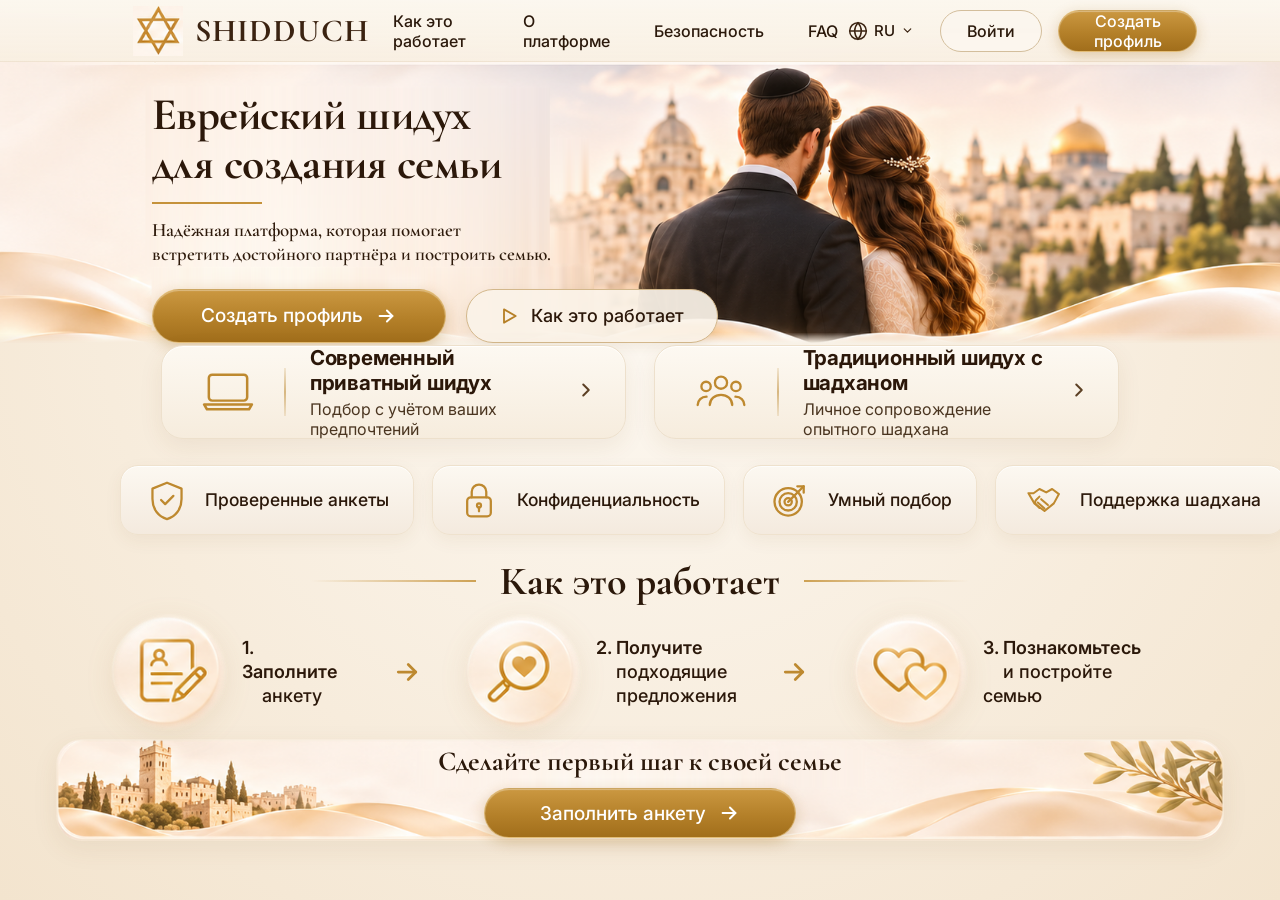
<file: index.html>
<!DOCTYPE html>
<html lang="ru">
<head>
  <meta charset="UTF-8" />
  <meta name="viewport" content="width=device-width, initial-scale=1.0" />
  <meta name="theme-color" content="#B8842D" />
  <meta name="description" content="SHIDDUCH — Интеллектуальная экосистема еврейского шидуха для создания семьи (JRCV). Современный приватный подбор и традиционный шидух с шадханом." />
  <title>SHIDDUCH — Еврейский шидух для создания семьи</title>
  <link rel="manifest" href="manifest.json" />
  <link rel="icon" type="image/png" href="assets/favicon.png" />
  <link rel="apple-touch-icon" href="assets/icon-192.png" />
  <link rel="stylesheet" href="styles.css" />
</head>
<body>

  <!-- =========================================================================
       1. GUEST LANDING VIEW (1:1 REPLICA OF shidux_bez_registracii.png)
       ========================================================================= -->
  <div id="guest-view" class="landing-wrapper">

    <!-- Top Navigation Bar -->
    <header class="top-navbar">
      <div class="brand-logo" onclick="window.scrollTo({top:0, behavior:'smooth'})">
        <img src="assets/logo-star.png" alt="SHIDDUCH Star of David" />
        <span class="brand-name">SHIDDUCH</span>
      </div>

      <nav class="nav-links" aria-label="Основная навигация">
        <a href="#how-it-works" data-i18n="nav_how">Как это работает</a>
        <a href="#tracks" onclick="openInfoModal('platform'); return false;" data-i18n="nav_about">О платформе</a>
        <a href="#security" onclick="openInfoModal('security'); return false;" data-i18n="nav_security">Безопасность</a>
        <a href="#faq" onclick="openInfoModal('faq'); return false;" data-i18n="nav_faq">FAQ</a>
      </nav>

      <div class="nav-actions">
        <!-- Language Dropdown -->
        <div class="lang-dropdown-wrap">
          <button type="button" class="lang-btn" id="lang-toggle-btn" aria-label="Выбор языка">
            <svg width="20" height="20" viewBox="0 0 24 24" fill="none" stroke="#3B2311" stroke-width="1.8" stroke-linecap="round" stroke-linejoin="round">
              <circle cx="12" cy="12" r="10"></circle>
              <line x1="2" y1="12" x2="22" y2="12"></line>
              <path d="M12 2a15.3 15.3 0 0 1 4 10 15.3 15.3 0 0 1-4 10 15.3 15.3 0 0 1-4-10 15.3 15.3 0 0 1 4-10z"></path>
            </svg>
            <span id="current-lang-label">RU</span>
            <svg width="13" height="13" viewBox="0 0 24 24" fill="none" stroke="#3B2311" stroke-width="2.2" stroke-linecap="round" stroke-linejoin="round">
              <polyline points="6 9 12 15 18 9"></polyline>
            </svg>
          </button>
          <div class="lang-menu" id="lang-menu">
            <button type="button" class="lang-option active" onclick="setLanguage('RU')"><span>Русский</span><span>RU</span></button>
            <button type="button" class="lang-option" onclick="setLanguage('DE')"><span>Deutsch</span><span>DE</span></button>
            <button type="button" class="lang-option" onclick="setLanguage('EN')"><span>English</span><span>EN</span></button>
            <button type="button" class="lang-option" onclick="setLanguage('HE')"><span>עברית</span><span>HE</span></button>
          </div>
        </div>

        <button type="button" class="btn-login" onclick="openLoginModal()" data-i18n="btn_login">Войти</button>
        <button type="button" class="btn-gold btn-nav-create" onclick="openRegistrationModal()" data-i18n="btn_create_nav">Создать профиль</button>
      </div>
    </header>

    <!-- Hero Section -->
    <section class="hero-section">
      <div class="hero-content">
        <h1 class="hero-title" data-i18n="hero_title">
          Еврейский шидух<br />для создания семьи
        </h1>
        <div class="hero-divider"></div>
        <p class="hero-subtitle" data-i18n="hero_subtitle">
          Надёжная платформа, которая помогает<br />встретить достойного партнёра и построить семью.
        </p>
        <div class="hero-cta-group">
          <button type="button" class="btn-gold btn-hero-primary" onclick="openRegistrationModal()">
            <span data-i18n="btn_create_hero">Создать профиль</span>
            <svg width="22" height="22" viewBox="0 0 24 24" fill="none" stroke="currentColor" stroke-width="2.1" stroke-linecap="round" stroke-linejoin="round">
              <line x1="5" y1="12" x2="19" y2="12"></line>
              <polyline points="13 6 19 12 13 18"></polyline>
            </svg>
          </button>
          <button type="button" class="btn-hero-secondary" onclick="openInfoModal('how')">
            <svg width="20" height="20" viewBox="0 0 24 24" fill="none" stroke="#B68027" stroke-width="2.2" stroke-linejoin="round">
              <polygon points="6 4 20 12 6 20 6 4"></polygon>
            </svg>
            <span data-i18n="btn_how_hero">Как это работает</span>
          </button>
        </div>
      </div>
    </section>

    <!-- Two Main Track Cards (Контур А и Контур Б) -->
    <section id="tracks" class="tracks-section" aria-label="Форматы шидуха">
      <!-- Track A: Modern Private Shidduch -->
      <button type="button" class="track-card" onclick="openTrackModal('modern')">
        <div class="track-icon">
          <svg width="54" height="46" viewBox="0 0 56 48" fill="none" stroke="#BE892F" stroke-width="2.6" stroke-linecap="round" stroke-linejoin="round">
            <rect x="8" y="6" width="40" height="27" rx="3.5"></rect>
            <path d="M3 37h50l-3 5H6l-3-5z"></path>
          </svg>
        </div>
        <div class="track-divider"></div>
        <div class="track-text">
          <div class="track-title" data-i18n="track_a_title">Современный приватный шидух</div>
          <div class="track-desc" data-i18n="track_a_desc">Подбор с учётом ваших предпочтений</div>
        </div>
        <div class="track-arrow">
          <svg width="22" height="22" viewBox="0 0 24 24" fill="none" stroke="currentColor" stroke-width="2.2" stroke-linecap="round" stroke-linejoin="round">
            <polyline points="9 18 15 12 9 6"></polyline>
          </svg>
        </div>
      </button>

      <!-- Track B: Traditional Shidduch with Shadchan -->
      <button type="button" class="track-card" onclick="openTrackModal('traditional')">
        <div class="track-icon">
          <svg width="56" height="46" viewBox="0 0 60 48" fill="none" stroke="#BE892F" stroke-width="2.5" stroke-linecap="round" stroke-linejoin="round">
            <circle cx="30" cy="14" r="6.5"></circle>
            <path d="M18 38c0-6.5 5.4-11 12-11s12 4.5 12 11"></path>
            <circle cx="14" cy="18" r="5"></circle>
            <path d="M5 38c0-5 4-9 9.5-9"></path>
            <circle cx="46" cy="18" r="5"></circle>
            <path d="M55 38c0-5-4-9-9.5-9"></path>
          </svg>
        </div>
        <div class="track-divider"></div>
        <div class="track-text">
          <div class="track-title" data-i18n="track_b_title">Традиционный шидух с шадханом</div>
          <div class="track-desc" data-i18n="track_b_desc">Личное сопровождение опытного шадхана</div>
        </div>
        <div class="track-arrow">
          <svg width="22" height="22" viewBox="0 0 24 24" fill="none" stroke="currentColor" stroke-width="2.2" stroke-linecap="round" stroke-linejoin="round">
            <polyline points="9 18 15 12 9 6"></polyline>
          </svg>
        </div>
      </button>
    </section>

    <!-- Four Feature Pills Row -->
    <section id="security" class="features-row" aria-label="Преимущества платформы">
      <div class="feature-pill" onclick="openInfoModal('verified')">
        <div class="feature-pill-icon">
          <svg width="40" height="42" viewBox="0 0 44 46" fill="none" stroke="#BE892F" stroke-width="2.5" stroke-linecap="round" stroke-linejoin="round">
            <path d="M22 4L6 10.5v11.5C6 33.2 12.8 41.3 22 44c9.2-2.7 16-10.8 16-22V10.5L22 4z"></path>
            <polyline points="15.5 23 20 27.5 29 18.5"></polyline>
          </svg>
        </div>
        <span class="feature-pill-label" data-i18n="feat_1">Проверенные анкеты</span>
      </div>

      <div class="feature-pill" onclick="openInfoModal('privacy')">
        <div class="feature-pill-icon">
          <svg width="40" height="42" viewBox="0 0 44 46" fill="none" stroke="#BE892F" stroke-width="2.5" stroke-linecap="round" stroke-linejoin="round">
            <rect x="9" y="20" width="26" height="21" rx="4"></rect>
            <path d="M14 20v-6a8 8 0 0 1 16 0v6"></path>
            <circle cx="22" cy="29" r="2.2"></circle>
            <line x1="22" y1="31.2" x2="22" y2="35.5"></line>
          </svg>
        </div>
        <span class="feature-pill-label" data-i18n="feat_2">Конфиденциальность</span>
      </div>

      <div class="feature-pill" onclick="openInfoModal('algorithm')">
        <div class="feature-pill-icon">
          <svg width="42" height="42" viewBox="0 0 46 46" fill="none" stroke="#BE892F" stroke-width="2.5" stroke-linecap="round" stroke-linejoin="round">
            <circle cx="21" cy="25" r="15"></circle>
            <circle cx="21" cy="25" r="9.5"></circle>
            <circle cx="21" cy="25" r="4"></circle>
            <line x1="21" y1="25" x2="38" y2="8"></line>
            <polyline points="31 8 38 8 38 15"></polyline>
          </svg>
        </div>
        <span class="feature-pill-label" data-i18n="feat_3">Умный подбор</span>
      </div>

      <div class="feature-pill" onclick="openInfoModal('shadchan')">
        <div class="feature-pill-icon">
          <svg width="46" height="40" viewBox="0 0 52 44" fill="none" stroke="#BE892F" stroke-width="2.4" stroke-linecap="round" stroke-linejoin="round">
            <path d="M16 14l7-5 8 4 7-4 8 6-6 11-11 9-12-9-7-12z"></path>
            <path d="M23 18l-4 4c-1.5 1.5-1.5 4 0 5.5l4 4"></path>
            <path d="M21 25l8 7"></path>
            <path d="M25 21l8 7"></path>
          </svg>
        </div>
        <span class="feature-pill-label" data-i18n="feat_4">Поддержка шадхана</span>
      </div>
    </section>

    <!-- How It Works Section -->
    <section id="how-it-works" class="how-section">
      <div class="section-heading-wrap">
        <div class="heading-line left"></div>
        <h2 class="section-heading" data-i18n="how_heading">Как это работает</h2>
        <div class="heading-line right"></div>
      </div>

      <div class="steps-row">
        <div class="step-item" onclick="openRegistrationModal()">
          <img src="assets/step-1.png" alt="Шаг 1" class="step-badge-img" />
          <div class="step-label" data-i18n="step_1_text">
            <strong>1. Заполните</strong><br />&nbsp;&nbsp;&nbsp;&nbsp;анкету
          </div>
        </div>

        <div class="step-arrow" aria-hidden="true">
          <svg width="30" height="30" viewBox="0 0 24 24" fill="none" stroke="currentColor" stroke-width="2.2" stroke-linecap="round" stroke-linejoin="round">
            <line x1="5" y1="12" x2="19" y2="12"></line>
            <polyline points="13 6 19 12 13 18"></polyline>
          </svg>
        </div>

        <div class="step-item" onclick="openInfoModal('algorithm')">
          <img src="assets/step-2.png" alt="Шаг 2" class="step-badge-img" />
          <div class="step-label" data-i18n="step_2_text">
            <strong>2. Получите</strong><br />&nbsp;&nbsp;&nbsp;&nbsp;подходящие<br />&nbsp;&nbsp;&nbsp;&nbsp;предложения
          </div>
        </div>

        <div class="step-arrow" aria-hidden="true">
          <svg width="30" height="30" viewBox="0 0 24 24" fill="none" stroke="currentColor" stroke-width="2.2" stroke-linecap="round" stroke-linejoin="round">
            <line x1="5" y1="12" x2="19" y2="12"></line>
            <polyline points="13 6 19 12 13 18"></polyline>
          </svg>
        </div>

        <div class="step-item" onclick="switchToDashboard()">
          <img src="assets/step-3.png" alt="Шаг 3" class="step-badge-img" />
          <div class="step-label" data-i18n="step_3_text">
            <strong>3. Познакомьтесь</strong><br />&nbsp;&nbsp;&nbsp;&nbsp;и постройте семью
          </div>
        </div>
      </div>
    </section>

    <!-- Bottom CTA Banner -->
    <section class="cta-banner-wrap">
      <div class="cta-banner">
        <h2 class="cta-banner-title" data-i18n="cta_bottom_title">Сделайте первый шаг к своей семье</h2>
        <button type="button" class="btn-gold btn-cta-bottom" onclick="openRegistrationModal()">
          <span data-i18n="btn_fill_form">Заполнить анкету</span>
          <svg width="22" height="22" viewBox="0 0 24 24" fill="none" stroke="currentColor" stroke-width="2.1" stroke-linecap="round" stroke-linejoin="round">
            <line x1="5" y1="12" x2="19" y2="12"></line>
            <polyline points="13 6 19 12 13 18"></polyline>
          </svg>
        </button>
      </div>
    </section>

  </div>

  <!-- =========================================================================
       2. LOGGED-IN DASHBOARD VIEW (1:1 REPLICA OF shidoz_vhod.png)
       ========================================================================= -->
  <div id="dashboard-view" class="dashboard-wrapper" aria-label="Личный кабинет кандидата">
    <!-- Left Sidebar -->
    <aside class="dash-sidebar">
      <div>
        <div class="dash-brand">
          <img src="assets/logo-star.png" alt="SHIDDUCH Logo" />
          <div class="dash-brand-title">SHIDDUCH</div>
          <div class="dash-brand-sub">Find Your Bashert</div>
        </div>

        <nav class="dash-nav">
          <div class="dash-nav-item active">
            <div class="dash-nav-item-left">
              <span>🏠</span><span>Главная</span>
            </div>
          </div>
          <div class="dash-nav-item" onclick="openInfoModal('filters')">
            <div class="dash-nav-item-left">
              <span>🔍</span><span>Поиск</span>
            </div>
          </div>
          <div class="dash-nav-item" onclick="openCandidateModal('rachel')">
            <div class="dash-nav-item-left">
              <span>✨</span><span>Рекомендации</span>
            </div>
          </div>
          <div class="dash-nav-item" onclick="openCandidateModal('rachel')">
            <div class="dash-nav-item-left">
              <span>🤍</span><span>Мои матчи</span>
            </div>
            <span class="dash-badge">3</span>
          </div>
          <div class="dash-nav-item" onclick="openInfoModal('messages')">
            <div class="dash-nav-item-left">
              <span>💬</span><span>Сообщения</span>
            </div>
            <span class="dash-badge">5</span>
          </div>
          <div class="dash-nav-item" onclick="openInfoModal('shadchan')">
            <div class="dash-nav-item-left">
              <span>👥</span><span>Мой шадхан</span>
            </div>
          </div>
          <div class="dash-nav-item" onclick="openRegistrationModal()">
            <div class="dash-nav-item-left">
              <span>👤</span><span>Мой профиль</span>
            </div>
          </div>
          <div class="dash-nav-item" onclick="switchToLanding()">
            <div class="dash-nav-item-left">
              <span>⬅️</span><span>Выйти на главную</span>
            </div>
          </div>
        </nav>
      </div>

      <img src="assets/sidebar-jerusalem.png" alt="Иерусалим" class="dash-sidebar-art" />
    </aside>

    <!-- Main Content -->
    <div class="dash-main">
      <!-- Topbar -->
      <header class="dash-topbar">
        <div class="dash-mode-tabs">
          <button type="button" id="tab-modern" class="dash-mode-tab active" onclick="setDashboardMode('modern')">
            <span style="font-size:24px;">💻</span>
            <div>
              <div class="dash-mode-tab-title">Современный шидух</div>
              <div class="dash-mode-tab-sub">Алгоритм и рекомендации</div>
            </div>
          </button>
          <button type="button" id="tab-trad" class="dash-mode-tab" onclick="setDashboardMode('trad')">
            <span style="font-size:24px;">👥</span>
            <div>
              <div class="dash-mode-tab-title">Традиционный шидух</div>
              <div class="dash-mode-tab-sub">С сопровождением шадхана</div>
            </div>
          </button>
        </div>

        <div class="dash-user-area">
          <div class="dash-bell" onclick="openInfoModal('messages')">
            <span style="font-size:24px;">🔔</span>
            <span class="dash-bell-count">3</span>
          </div>
          <div class="dash-user-pill" onclick="switchToLanding()" title="Нажмите, чтобы вернуться на страницу без регистрации">
            <img src="assets/avatar-david.png" alt="Давид" />
            <span>Давид ⌄</span>
          </div>
        </div>
      </header>

      <!-- Body -->
      <div class="dash-body">
        <!-- Left Content Column -->
        <div>
          <div class="dash-welcome-banner">
            <h1 class="dash-welcome-title">Добро пожаловать, Давид!</h1>
            <p class="dash-welcome-sub">Продолжим путь к созданию вашей семьи</p>
          </div>

          <div class="dash-quick-actions">
            <div class="dash-action-card" onclick="openCandidateModal('rachel')">
              <span style="font-size:32px;">🎯</span>
              <div>
                <div style="font-weight:600; font-size:16px;">Новые<br/>рекомендации</div>
              </div>
              <span class="dash-action-badge">3</span>
            </div>
            <div class="dash-action-card" onclick="openInfoModal('filters')">
              <span style="font-size:32px;">🔍</span>
              <div>
                <div style="font-weight:600; font-size:16px;">Поиск<br/>кандидатов</div>
              </div>
            </div>
            <div class="dash-action-card" onclick="openInfoModal('concierge')">
              <span style="font-size:32px;">📅</span>
              <div>
                <div style="font-weight:600; font-size:16px;">Запланировать<br/>встречу</div>
              </div>
            </div>
            <div class="dash-action-card" onclick="openInfoModal('shadchan')">
              <span style="font-size:32px;">🤝</span>
              <div>
                <div style="font-weight:600; font-size:16px;">Связаться<br/>с шадханом</div>
              </div>
            </div>
          </div>

          <div class="dash-section-head">
            <h2 class="dash-section-title">Рекомендованные для вас</h2>
            <span class="dash-see-all" onclick="openInfoModal('filters')">Смотреть все →</span>
          </div>

          <div class="candidates-grid">
            <!-- Candidate 1: Рахель -->
            <div class="candidate-card" onclick="openCandidateModal('rachel')">
              <div class="candidate-photo-wrap">
                <img src="assets/cand-rachel.png" alt="Рахель, 29" />
              </div>
              <div class="candidate-match-pill">
                <span class="match-ring"></span>
                <span>95% совместимость</span>
              </div>
              <div class="candidate-info">
                <div class="candidate-name">Рахель, 29</div>
                <div class="candidate-meta">📍 Вена, Австрия</div>
                <div class="candidate-meta">💼 Учитель</div>
                <div class="candidate-tags">
                  <span class="candidate-tag">Семья</span>
                  <span class="candidate-tag">Тора</span>
                  <span class="candidate-tag">Путешествия</span>
                </div>
              </div>
            </div>

            <!-- Candidate 2: Мириам -->
            <div class="candidate-card" onclick="openCandidateModal('miriam')">
              <div class="candidate-photo-wrap">
                <img src="assets/cand-miriam.png" alt="Мириам, 27" />
              </div>
              <div class="candidate-match-pill">
                <span class="match-ring"></span>
                <span>92% совместимость</span>
              </div>
              <div class="candidate-info">
                <div class="candidate-name">Мириам, 27</div>
                <div class="candidate-meta">📍 Вена, Австрия</div>
                <div class="candidate-meta">💼 Дизайнер</div>
                <div class="candidate-tags">
                  <span class="candidate-tag">Творчество</span>
                  <span class="candidate-tag">Волонтёрство</span>
                </div>
              </div>
            </div>

            <!-- Candidate 3: Эстер -->
            <div class="candidate-card" onclick="openCandidateModal('esther')">
              <div class="candidate-photo-wrap">
                <img src="assets/cand-esther.png" alt="Эстер, 31" />
              </div>
              <div class="candidate-match-pill">
                <span class="match-ring"></span>
                <span>89% совместимость</span>
              </div>
              <div class="candidate-info">
                <div class="candidate-name">Эстер, 31</div>
                <div class="candidate-meta">📍 Вена, Австрия</div>
                <div class="candidate-meta">💼 Маркетолог</div>
                <div class="candidate-tags">
                  <span class="candidate-tag">Спорт</span>
                  <span class="candidate-tag">Культура</span>
                  <span class="candidate-tag">Семья</span>
                </div>
              </div>
            </div>

            <!-- Candidate 4: Лея -->
            <div class="candidate-card" onclick="openCandidateModal('leah')">
              <div class="candidate-photo-wrap">
                <img src="assets/cand-leah.png" alt="Лея, 28" />
              </div>
              <div class="candidate-match-pill">
                <span class="match-ring"></span>
                <span>87% совместимость</span>
              </div>
              <div class="candidate-info">
                <div class="candidate-name">Лея, 28</div>
                <div class="candidate-meta">📍 Европа (DACH)</div>
                <div class="candidate-meta">💼 Психолог</div>
                <div class="candidate-tags">
                  <span class="candidate-tag">Развитие</span>
                  <span class="candidate-tag">Музыка</span>
                  <span class="candidate-tag">Дети</span>
                </div>
              </div>
            </div>
          </div>
        </div>

        <!-- Right Sidebar Column -->
        <div class="dash-right-col">
          <div class="dash-widget">
            <div class="dash-widget-title">Ваш профиль</div>
            <div class="progress-ring-row">
              <div class="progress-circle">
                <div class="progress-circle-inner">85%</div>
              </div>
              <div style="font-size:19px; font-weight:500; line-height:1.35;">
                Профиль<br/>заполнен
              </div>
            </div>
            <button type="button" class="btn-gold" style="width:100%; height:46px; font-size:16.5px;" onclick="openRegistrationModal()">
              <span>Дополнить профиль</span>
              <span>→</span>
            </button>
          </div>

          <div class="dash-widget">
            <div class="dash-widget-title">🛡️ Верификация</div>
            <div class="verif-list">
              <div class="verif-item"><span>✅</span><span>Личность подтверждена</span></div>
              <div class="verif-item"><span>✅</span><span>Данные проверены</span></div>
              <div class="verif-item"><span>⭕</span><span>Еврейский статус (в процессе)</span></div>
            </div>
          </div>

          <div class="dash-widget">
            <div class="dash-widget-title">📅 Следующий шаг</div>
            <p style="font-size:16px; line-height:1.45; color:#3B2510; margin-bottom:18px;">
              ✨ 3 новых рекомендации ждут вашего ответа (таймер 72 часа)
            </p>
            <button type="button" class="btn-gold" style="width:100%; height:46px; font-size:16.5px;" onclick="openCandidateModal('rachel')">
              <span>Посмотреть</span>
              <span>→</span>
            </button>
          </div>
        </div>
      </div>
    </div>
  </div>

  <!-- =========================================================================
       3. INTERACTIVE MODALS (Registration 2.0, Login, Candidate Match, Info)
       ========================================================================= -->

  <!-- Multi-Step Registration & Questionnaire 2.0 Modal -->
  <dialog id="modal-register" class="shidduch-modal">
    <div class="modal-header">
      <h3 class="modal-title" id="reg-modal-title">Создание анкеты кандидата</h3>
      <button type="button" class="modal-close" onclick="closeModal('modal-register')" aria-label="Закрыть">✕</button>
    </div>
    <div class="modal-body">
      <div class="wizard-steps-bar" id="wizard-dots">
        <div class="wizard-step-dot active"></div>
        <div class="wizard-step-dot"></div>
        <div class="wizard-step-dot"></div>
        <div class="wizard-step-dot"></div>
      </div>

      <!-- Step 1: Role & Format Selection (pwa_1.png screens 3 & 4) -->
      <div class="reg-step" id="reg-step-1">
        <p style="font-size:15px; color:#5C4328; margin-bottom:14px;">
          Шаг 1 из 4 • <strong>Ролевая модель и выбор контура шидуха</strong>
        </p>
        <label class="form-label">Кто заполняет анкету?</label>
        <div class="role-cards-grid">
          <div class="choice-card selected" id="role-self" onclick="selectRole('self')">
            <div class="choice-card-title">👤 Регистрируюсь лично</div>
            <div class="choice-card-sub">Ищу пару для себя, управляю анкетой самостоятельно</div>
          </div>
          <div class="choice-card" id="role-parent" onclick="selectRole('parent')">
            <div class="choice-card-title">👪 Семейный профиль</div>
            <div class="choice-card-sub">Родитель / родственник помогает кандидату (бейдж в профиле)</div>
          </div>
        </div>

        <label class="form-label">Выберите формат шидуха (общая база JRCV):</label>
        <div class="role-cards-grid">
          <div class="choice-card selected" id="track-self" onclick="selectTrackChoice('modern')">
            <div class="choice-card-title">💻 Современный приватный</div>
            <div class="choice-card-sub">3–5 персональных рекомендаций в день, контроль видимости фото</div>
          </div>
          <div class="choice-card" id="track-shadchan" onclick="selectTrackChoice('trad')">
            <div class="choice-card-title">🤝 Традиционный с шадханом</div>
            <div class="choice-card-sub">Анонимные резюме, проверка рекомендаций (Бирурим), участие шадхана</div>
          </div>
        </div>

        <div class="form-row-2">
          <div class="form-group">
            <label class="form-label">Имя (публичное в Контуре А)</label>
            <input type="text" class="form-input" value="Давид" />
          </div>
          <div class="form-group">
            <label class="form-label">Фамилия (🔒 видна только шадхану)</label>
            <input type="text" class="form-input" placeholder="Скрыта до взаимного согласия" />
          </div>
        </div>

        <div class="form-row-2">
          <div class="form-group">
            <label class="form-label">Возраст и Рост (см)</label>
            <input type="text" class="form-input" value="32 года • 180 см" />
          </div>
          <div class="form-group">
            <label class="form-label">Город проживания и мобильность</label>
            <select class="form-select">
              <option>Вена, Австрия (готов к релокации в DACH)</option>
              <option>Вена, Австрия (только свой город)</option>
              <option>Германия / Швейцария (готов к переезду)</option>
              <option>Израиль / Планирую алию</option>
            </select>
          </div>
        </div>

        <div style="display:flex; justify-content:flex-end; margin-top:18px;">
          <button type="button" class="btn-gold" style="height:46px; padding:0 32px; font-size:16px;" onclick="goToRegStep(2)">
            Далее: Еврейская идентичность →
          </button>
        </div>
      </div>

      <!-- Step 2: Halachic Status & Verification (pwa_regisration.png screen 4) -->
      <div class="reg-step" id="reg-step-2" style="display:none;">
        <p style="font-size:15px; color:#5C4328; margin-bottom:14px;">
          Шаг 2 из 4 • <strong>Еврейская идентичность и Галахическая логика</strong>
        </p>

        <div class="form-row-2">
          <div class="form-group">
            <label class="form-label">Еврейское происхождение</label>
            <select class="form-select">
              <option>Еврей(ка) по матери (оба родителя евреи)</option>
              <option>Еврей(ка) по матери (отец нееврей)</option>
              <option>Прошёл(ла) ортодоксальный гиюр</option>
              <option>Требует уточнения (консультация раввина)</option>
            </select>
          </div>
          <div class="form-group">
            <label class="form-label">Статус в коленах Израиля (для мужчин)</label>
            <select class="form-select">
              <option>Исраэль (обычный статус)</option>
              <option>Коэн (включает галахический фильтр)</option>
              <option>Леви</option>
              <option>Не знаю точно (уточнить у раввина)</option>
            </select>
          </div>
        </div>

        <div class="form-row-2">
          <div class="form-group">
            <label class="form-label">Культурно-этнические корни семьи</label>
            <select class="form-select">
              <option>Ашкеназские</option>
              <option>Бухарские</option>
              <option>Горские</option>
              <option>Грузинские</option>
              <option>Сефардские / Смешанные</option>
            </select>
          </div>
          <div class="form-group">
            <label class="form-label">Семейное положение и Гет</label>
            <select class="form-select">
              <option>Не женат / Не замужем (детей нет)</option>
              <option>В разводе — Гет получен на руки</option>
              <option>В разводе — был только гражданский брак</option>
              <option>В разводе — нужна помощь раввина с Гетом</option>
            </select>
          </div>
        </div>

        <div class="form-group">
          <label class="form-label">Способ верификации («Щит общины JRCV»)</label>
          <select class="form-select">
            <option>🟢 Зелёный коридор: меня лично знают в общине JRCV Вена</option>
            <option>📞 Поручительство (Бирурим): контакт раввина или 2 членов общины</option>
            <option>🔒 Закрытый сейф раввина: загрузка Ктубы родителей / справки (удаляется после проверки)</option>
          </select>
        </div>

        <div style="display:flex; justify-content:space-between; margin-top:18px;">
          <button type="button" class="btn-login" onclick="goToRegStep(1)">← Назад</button>
          <button type="button" class="btn-gold" style="height:46px; padding:0 32px; font-size:16px;" onclick="goToRegStep(3)">
            Далее: Религиозный вектор →
          </button>
        </div>
      </div>

      <!-- Step 3: Religious Vector "Now vs In 5 Years" (35 pts in Matching Engine) -->
      <div class="reg-step" id="reg-step-3" style="display:none;">
        <p style="font-size:15px; color:#5C4328; margin-bottom:14px;">
          Шаг 3 из 4 • <strong>Матрица «Где я сейчас vs. Какой дом я хочу через 5 лет» (35 баллов алгоритма)</strong>
        </p>

        <div class="slider-box">
          <div class="slider-box-head">
            <span>🕯️ Соблюдение Шаббата</span>
            <span style="color:#B47E24;">Сейчас: 3/5 → Через 5 лет: 4/5</span>
          </div>
          <input type="range" min="1" max="5" value="4" style="width:100%; accent-color:#B8842D;" />
          <div style="display:flex; justify-content:space-between; font-size:12px; color:#6B533B; margin-top:4px;">
            <span>1: Выходной</span><span>3: Свечи и Кидуш дома</span><span>5: Полный Шаббат по Галахе</span>
          </div>
        </div>

        <div class="slider-box">
          <div class="slider-box-head">
            <span>🍷 Кашрут и кухня дома</span>
            <span style="color:#B47E24;">Сейчас: 4/5 → Через 5 лет: 5/5</span>
          </div>
          <input type="range" min="1" max="5" value="5" style="width:100%; accent-color:#B8842D;" />
          <div style="display:flex; justify-content:space-between; font-size:12px; color:#6B533B; margin-top:4px;">
            <span>1: Не соблюдаю</span><span>3: Кошерный дом</span><span>5: Строгий кашрут и экшер</span>
          </div>
        </div>

        <div class="form-row-2">
          <div class="form-group">
            <label class="form-label">Финансово-ролевая модель семьи</label>
            <select class="form-select">
              <option>Партнёрская: оба развиваемся и строим семью</option>
              <option>Традиционная: муж — опора, жена — уют и дети</option>
              <option>Модель Торы: фокус на изучении Торы</option>
            </select>
          </div>
          <div class="form-group">
            <label class="form-label">Образование будущих детей</label>
            <select class="form-select">
              <option>Еврейская школа / садик (напр. ZPC Вена)</option>
              <option>Частная школа + воскресная еврейская</option>
              <option>Решим вместе с партнёром</option>
            </select>
          </div>
        </div>

        <div style="display:flex; justify-content:space-between; margin-top:18px;">
          <button type="button" class="btn-login" onclick="goToRegStep(2)">← Назад</button>
          <button type="button" class="btn-gold" style="height:46px; padding:0 32px; font-size:16px;" onclick="goToRegStep(4)">
            Далее: Приватность и фото →
          </button>
        </div>
      </div>

      <!-- Step 4: Photo Privacy, Wishes & GDPR Art. 9 -->
      <div class="reg-step" id="reg-step-4" style="display:none;">
        <p style="font-size:15px; color:#5C4328; margin-bottom:14px;">
          Шаг 4 из 4 • <strong>Приватность фотографий, «Хотелки» и защита GDPR (Австрия / ЕС)</strong>
        </p>

        <div class="form-group">
          <label class="form-label">Кто может видеть моё фото? (Защита от «витрины» в Вене)</label>
          <select class="form-select">
            <option>🔒 Размыто (Blur) — открывается только после взаимного интереса</option>
            <option>🤝 Только по согласованию с шадханом JRCV</option>
            <option>👁️ Верифицированным кандидатам противоположного пола</option>
          </select>
        </div>

        <div class="form-group">
          <label class="form-label">Приоритеты поиска («Обязательные» vs «Желательные»):</label>
          <div class="chip-group">
            <span class="tag-chip selected" onclick="this.classList.toggle('selected')">Обязательно: 25–34 года</span>
            <span class="tag-chip selected" onclick="this.classList.toggle('selected')">Обязательно: Соблюдение Шаббата</span>
            <span class="tag-chip selected" onclick="this.classList.toggle('selected')">Обязательно: Хочет детей</span>
            <span class="tag-chip" onclick="this.classList.toggle('selected')">Желательно: Вена / Европа (DACH)</span>
            <span class="tag-chip" onclick="this.classList.toggle('selected')">Желательно: Высшее образование</span>
          </div>
        </div>

        <div style="background:#F7SVE8; border:1px solid #E3CFAF; border-radius:12px; padding:12px; font-size:13px; color:#4A3520; margin-bottom:16px;">
          <label style="display:flex; gap:10px; align-items:flex-start; margin-bottom:8px; cursor:pointer;">
            <input type="checkbox" checked style="margin-top:3px;" />
            <span><strong>Явное согласие (Ст. 9 GDPR ЕС):</strong> даю согласие общине JRCV на обработку данных о вероисповедании и происхождении исключительно для подбора пары.</span>
          </label>
          <label style="display:flex; gap:10px; align-items:flex-start; cursor:pointer;">
            <input type="checkbox" checked style="margin-top:3px;" />
            <span><strong>Правило 72 часов и этика:</strong> обязуюсь отвечать на предложения в течение 72 часов и не передавать чужие фото третьим лицам.</span>
          </label>
        </div>

        <div style="display:flex; justify-content:space-between; margin-top:18px;">
          <button type="button" class="btn-login" onclick="goToRegStep(3)">← Назад</button>
          <button type="button" class="btn-gold" style="height:46px; padding:0 32px; font-size:16px;" onclick="completeRegistration()">
            Завершить и перейти в кабинет ✓
          </button>
        </div>
      </div>
    </div>
  </dialog>

  <!-- Login Modal -->
  <dialog id="modal-login" class="shidduch-modal" style="max-width:480px;">
    <div class="modal-header">
      <h3 class="modal-title">Вход в SHIDDUCH</h3>
      <button type="button" class="modal-close" onclick="closeModal('modal-login')" aria-label="Закрыть">✕</button>
    </div>
    <div class="modal-body">
      <div class="form-group">
        <label class="form-label">Телефон или Email</label>
        <input type="text" class="form-input" value="+43 660 123 45 67" />
      </div>
      <div class="form-group">
        <label class="form-label">Код подтверждения (SMS / Telegram-бот JRCV)</label>
        <input type="text" class="form-input" value="770 • • •" />
      </div>
      <button type="button" class="btn-gold" style="width:100%; height:48px; font-size:17px; margin-top:8px;" onclick="closeModal('modal-login'); switchToDashboard();">
        Войти в личный кабинет (Давид) →
      </button>
      <div style="text-align:center; margin-top:14px;">
        <button type="button" style="color:#A4701E; font-size:14.5px; font-weight:600;" onclick="closeModal('modal-login'); openRegistrationModal();">
          Ещё нет анкеты? Создать профиль за 3 минуты
        </button>
      </div>
    </div>
  </dialog>

  <!-- Candidate Compatibility Modal (from pwa_1.png 93%/95% screen) -->
  <dialog id="modal-candidate" class="shidduch-modal" style="max-width:560px;">
    <div class="modal-header">
      <h3 class="modal-title" id="cand-modal-name">Анализ совместимости: Рахель, 29</h3>
      <button type="button" class="modal-close" onclick="closeModal('modal-candidate')" aria-label="Закрыть">✕</button>
    </div>
    <div class="modal-body">
      <div style="display:flex; align-items:center; gap:20px; margin-bottom:18px;">
        <img id="cand-modal-img" src="assets/cand-rachel.png" alt="Кандидат" style="width:96px; height:96px; border-radius:20px; object-fit:cover; border:2px solid #C9953D;" />
        <div>
          <div style="font-size:32px; font-weight:700; color:#2E9B4E;" id="cand-modal-score">95% совместимость</div>
          <div style="font-size:15px; color:#4A3520;" id="cand-modal-meta">📍 Вена, Австрия • Учитель • Община JRCV</div>
          <div style="font-size:13px; color:#2E9B4E; font-weight:600; margin-top:4px;">✅ Еврейский статус проверен раввином</div>
        </div>
      </div>

      <div style="background:#FCF7EE; border:1px solid #E6D4B8; border-radius:16px; padding:16px; margin-bottom:16px;">
        <div style="font-weight:700; margin-bottom:10px; font-size:16px;">Почему этот матч подходит вам (Детерминированный скоринг):</div>
        <div style="display:flex; flex-direction:column; gap:7px; font-size:14.5px;">
          <div>✅ <strong>Религиозный вектор (35/35):</strong> Оба стремятся к соблюдающему дому (Шаббат, Кашрут)</div>
          <div>✅ <strong>Модель семьи (24/25):</strong> Ориентация на брак в ближайший год, дети в еврейской школе</div>
          <div>✅ <strong>Культурный код и языки (15/15):</strong> Русский, Немецкий, Иврит; община JRCV Вена</div>
          <div>✅ <strong>Психотип и интересы (13/15):</strong> Семейный уют, изучение Торы, путешествия</div>
          <div style="color:#9E6B18; margin-top:4px;">ℹ️ <strong>Зона внимания (компромисс):</strong> Рахель предпочитает остаться в Вене (вы указали готовность)</div>
        </div>
      </div>

      <div style="display:flex; gap:12px;">
        <button type="button" class="btn-gold" style="flex:1; height:48px; font-size:16px;" onclick="alert('Запрос отправлен! У кандидата есть 72 часа на ответ. При взаимном интересе откроется чат и гид JRCV Date Concierge.'); closeModal('modal-candidate');">
          💌 Предложить знакомство (72ч)
        </button>
        <button type="button" class="btn-login" style="height:48px;" onclick="alert('Ваш шадхан Рав Ицхак получил запрос на наведение справок (Бирурим) по этому профилю.'); closeModal('modal-candidate');">
          🤝 Спросить шадхана
        </button>
      </div>
    </div>
  </dialog>

  <!-- Universal Info / Track Drawer Modal -->
  <dialog id="modal-info" class="shidduch-modal">
    <div class="modal-header">
      <h3 class="modal-title" id="info-modal-title">О платформе SHIDDUCH</h3>
      <button type="button" class="modal-close" onclick="closeModal('modal-info')" aria-label="Закрыть">✕</button>
    </div>
    <div class="modal-body" id="info-modal-content"></div>
  </dialog>

  <!-- Floating Demo Switcher Pill (to easily test both mockups: Guest & Logged-In) -->
  <div class="demo-switcher-pill">
    <span id="demo-pill-label">Режим просмотра: Гостевая (без регистрации)</span>
    <button type="button" id="demo-pill-btn" onclick="toggleDemoView()">Открыть Кабинет Давида →</button>
  </div>

  <script src="app.js"></script>
</body>
</html>
</file>
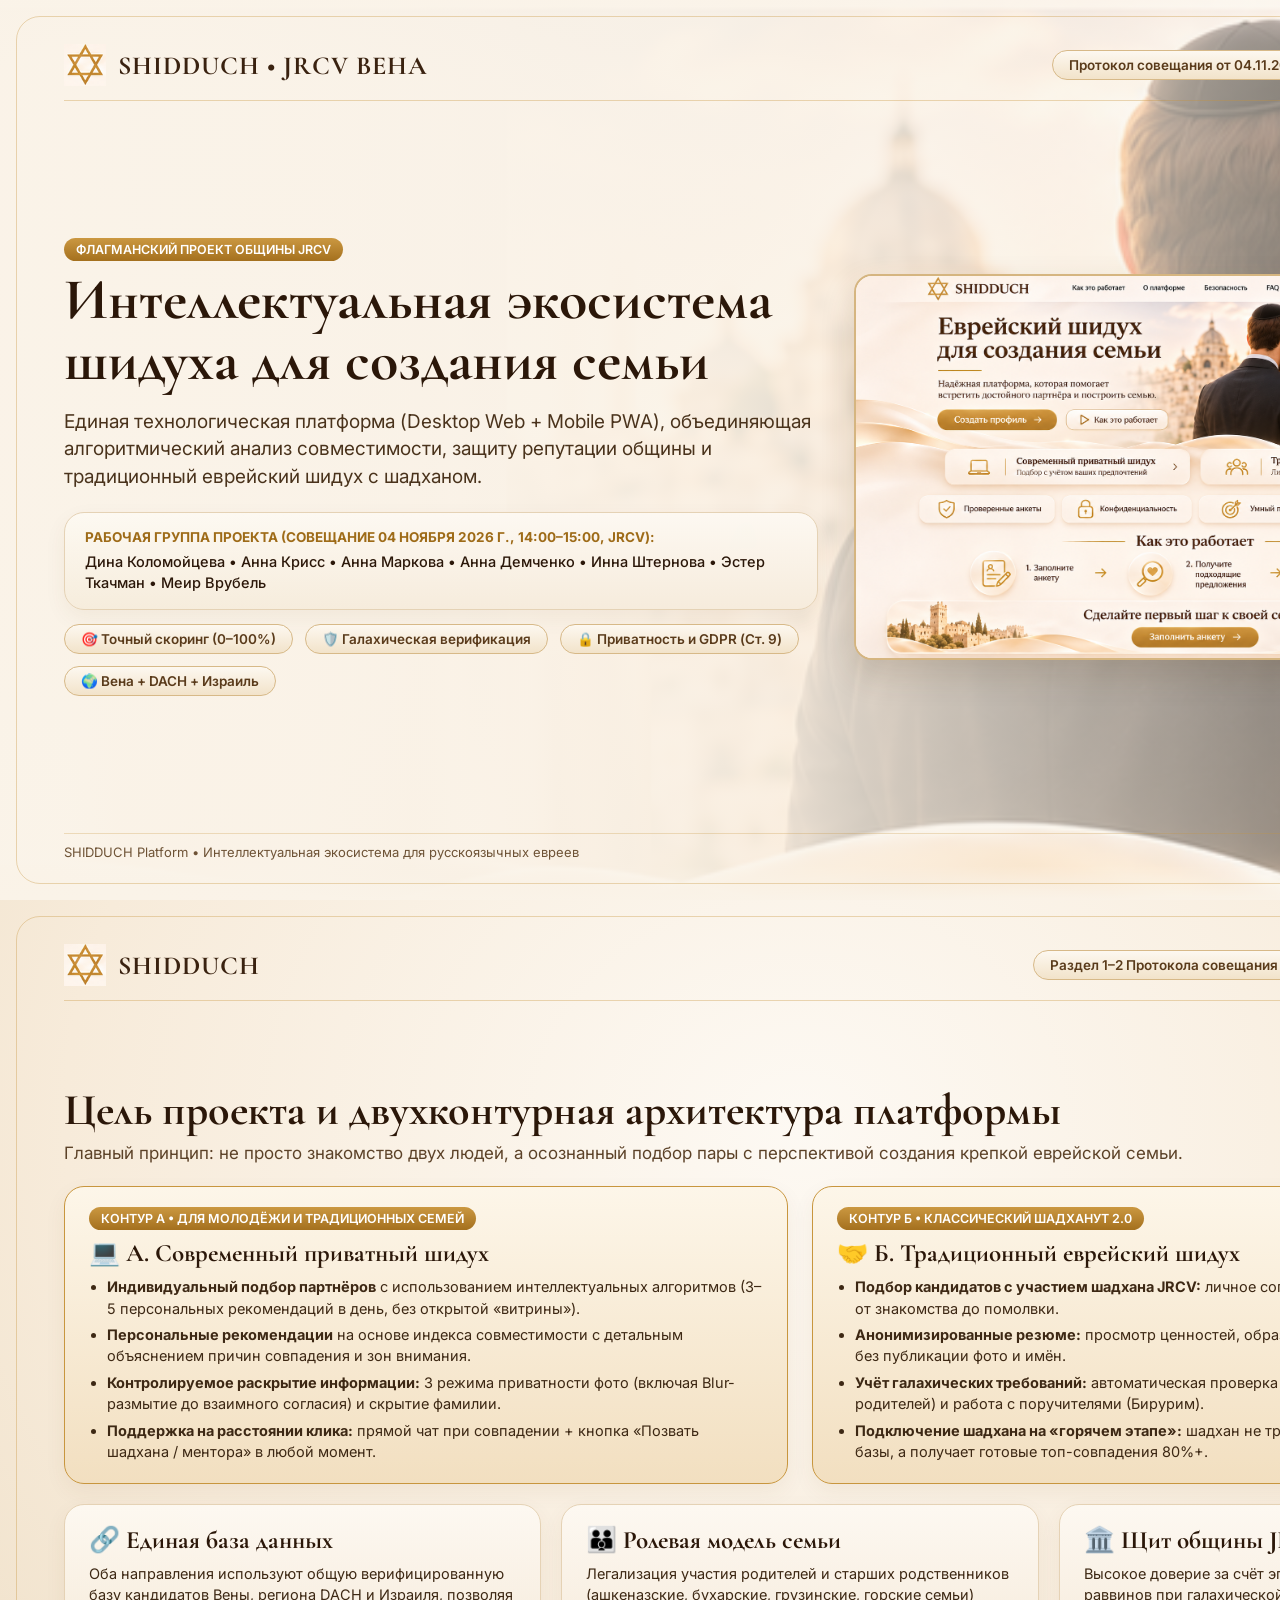
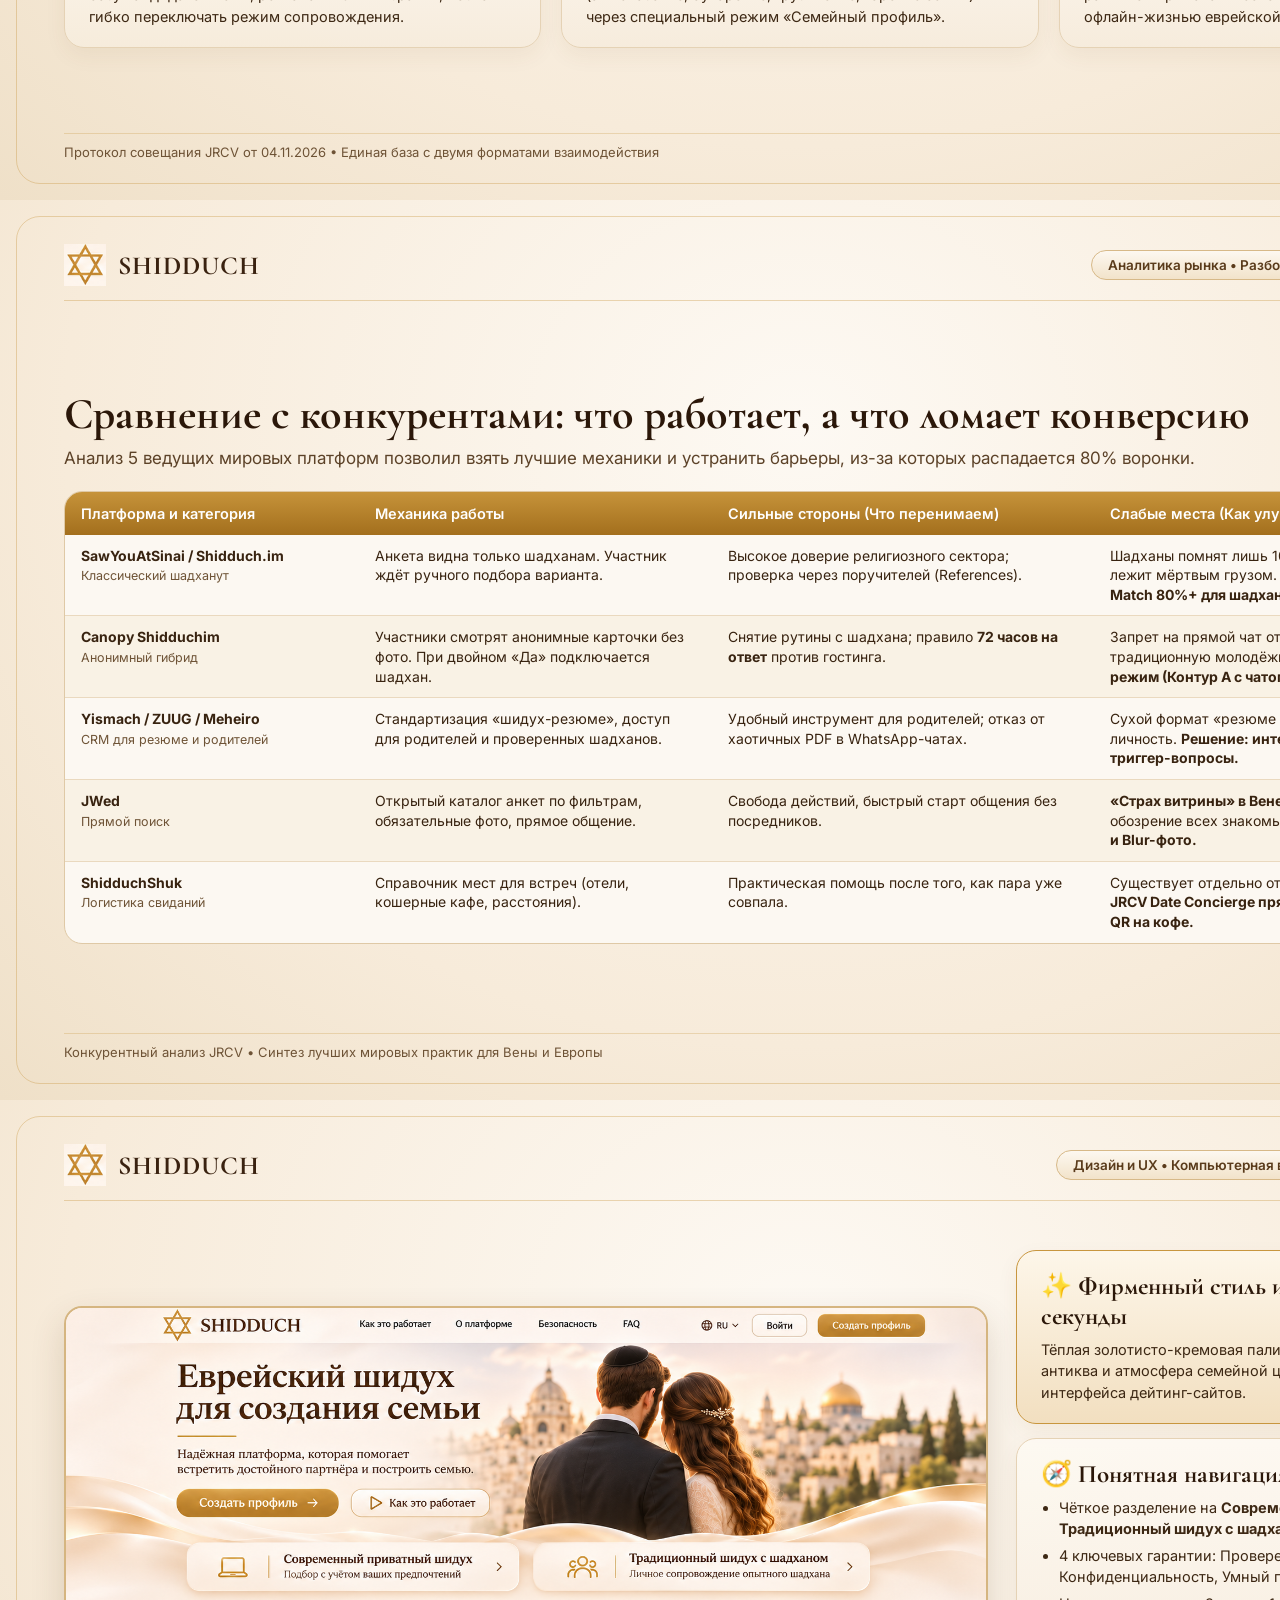
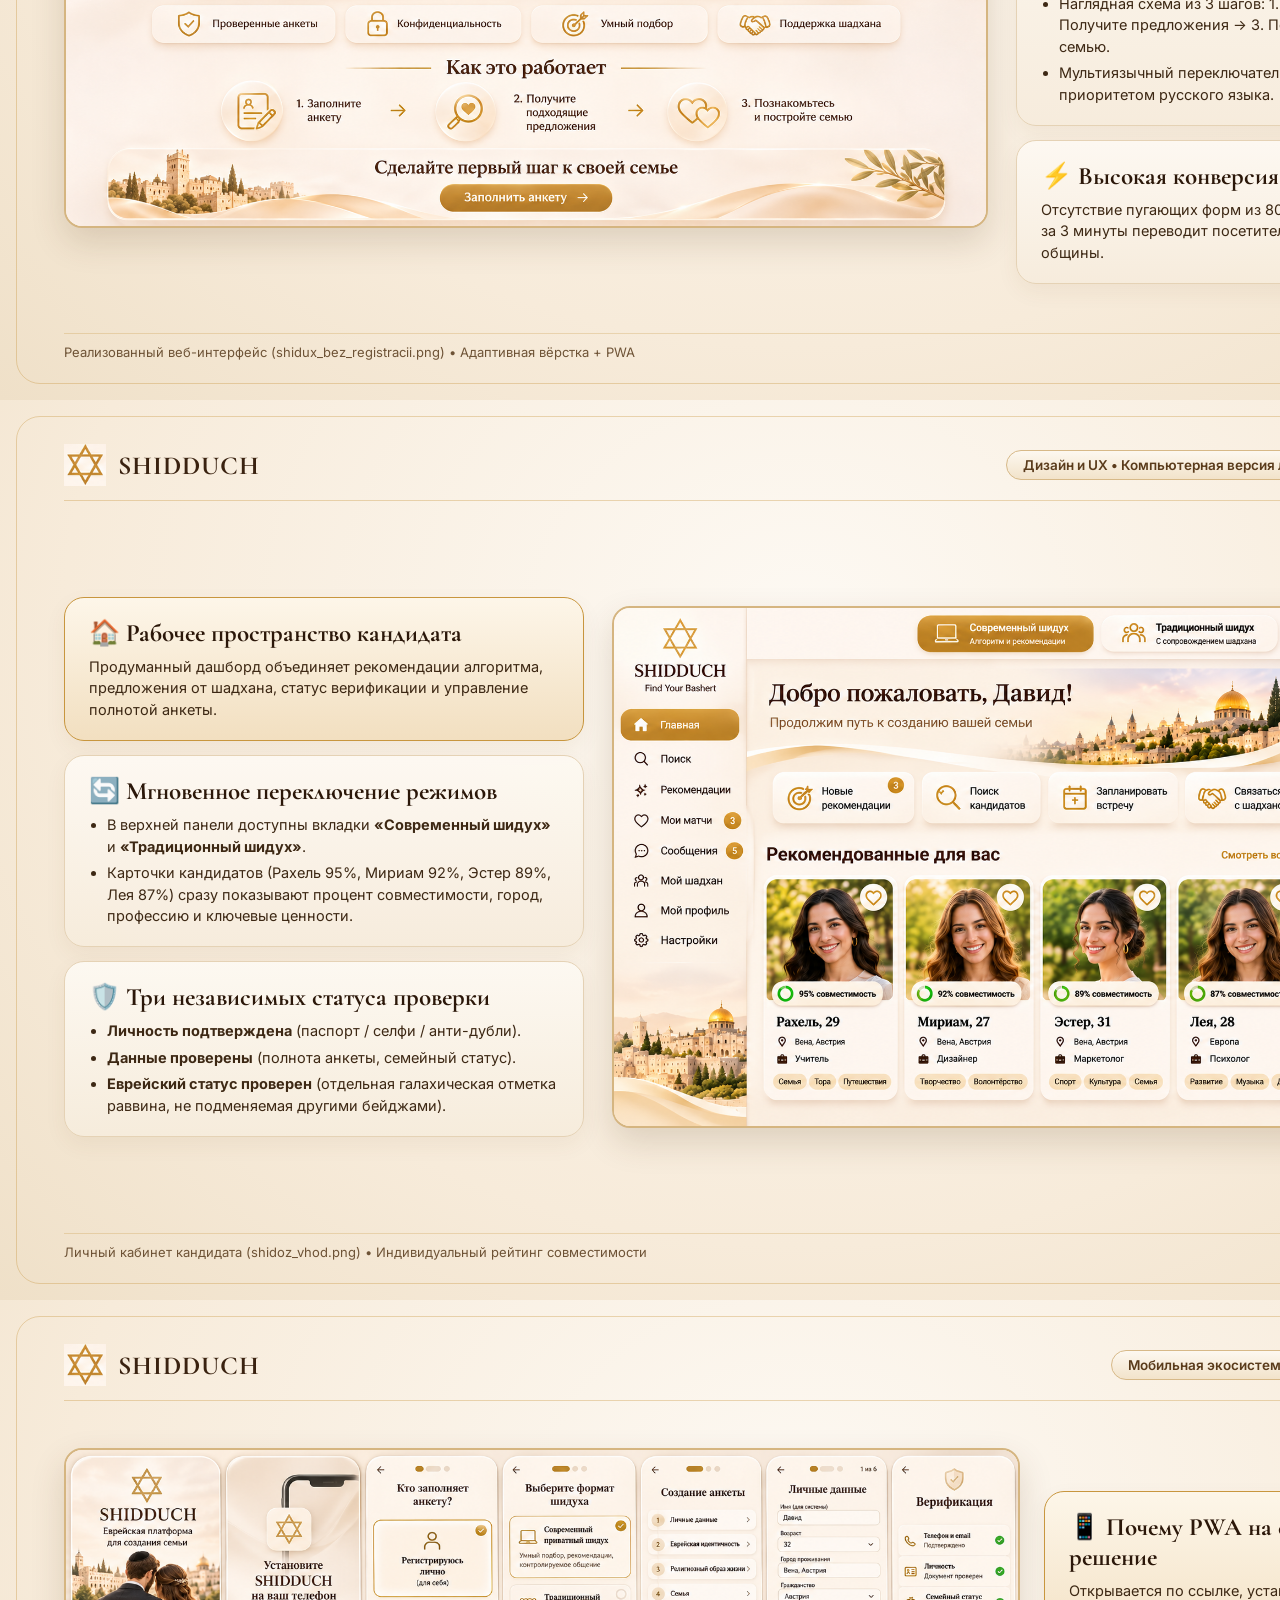
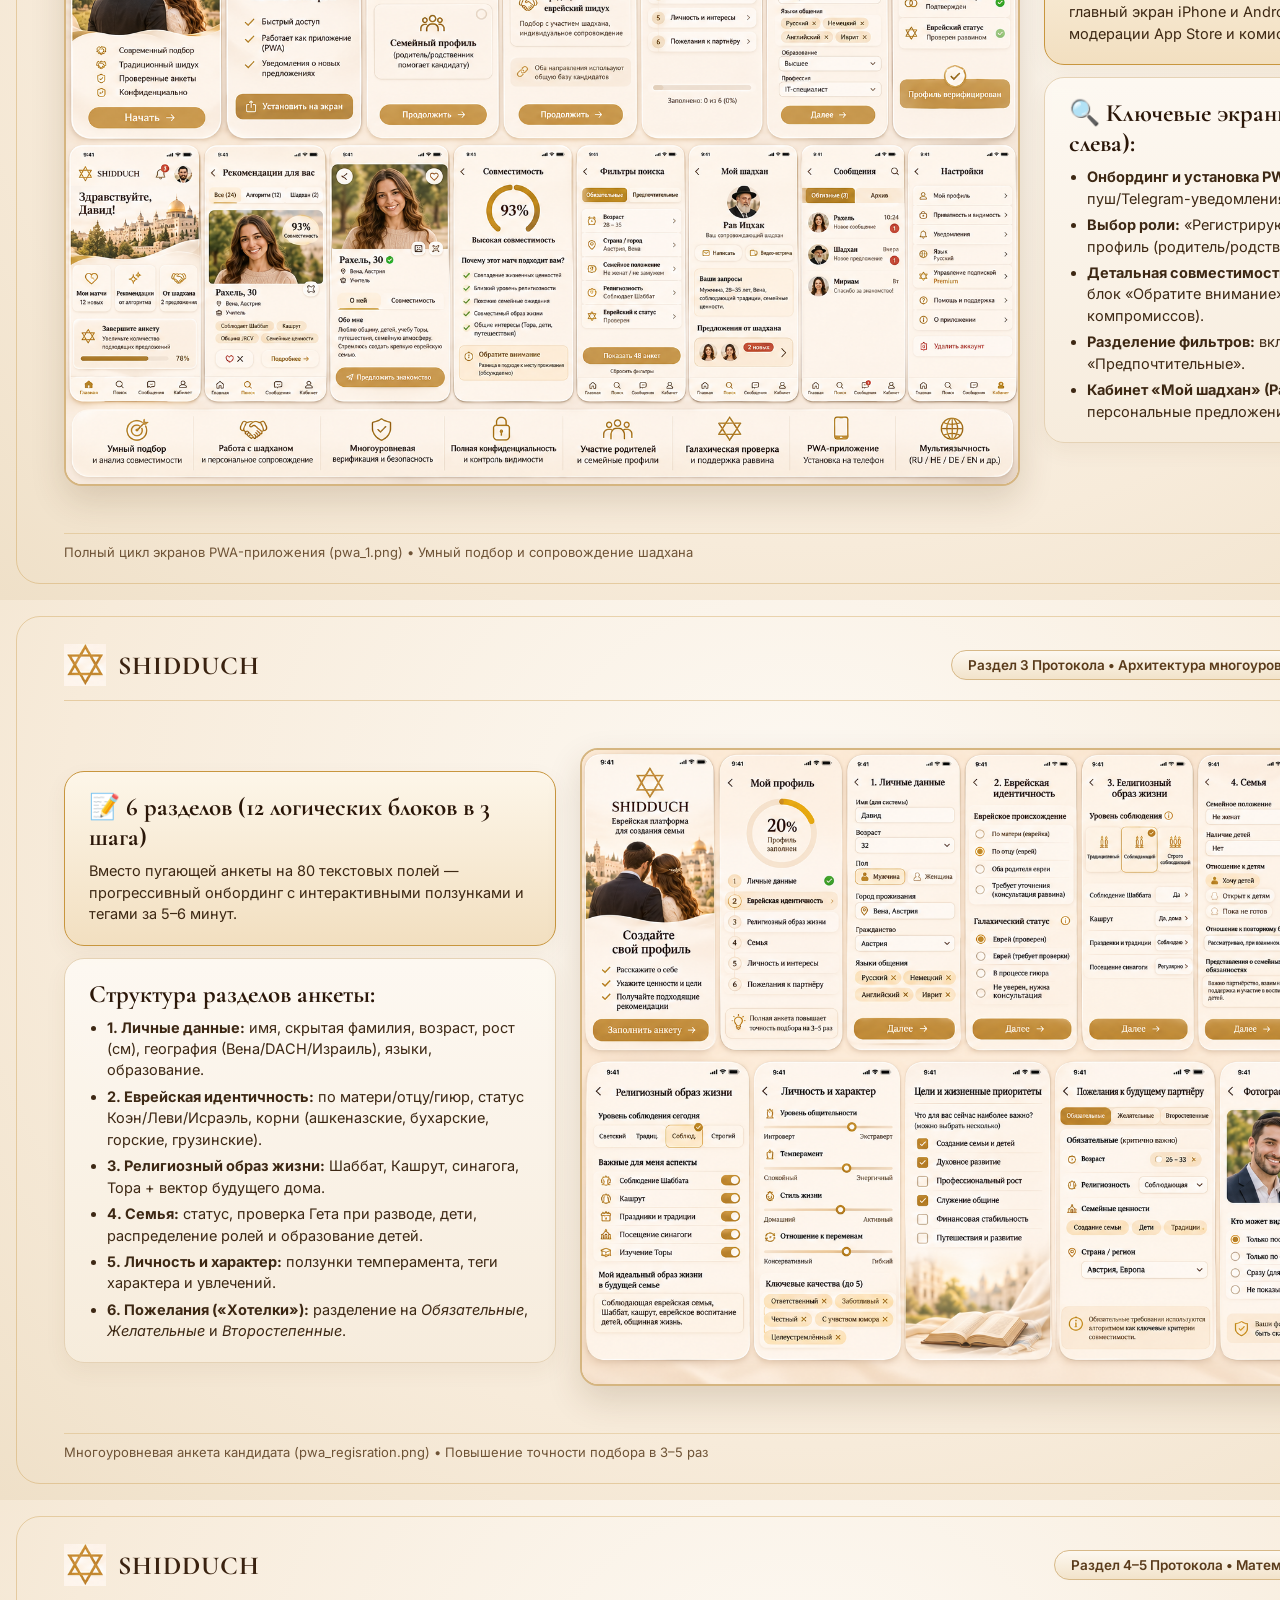
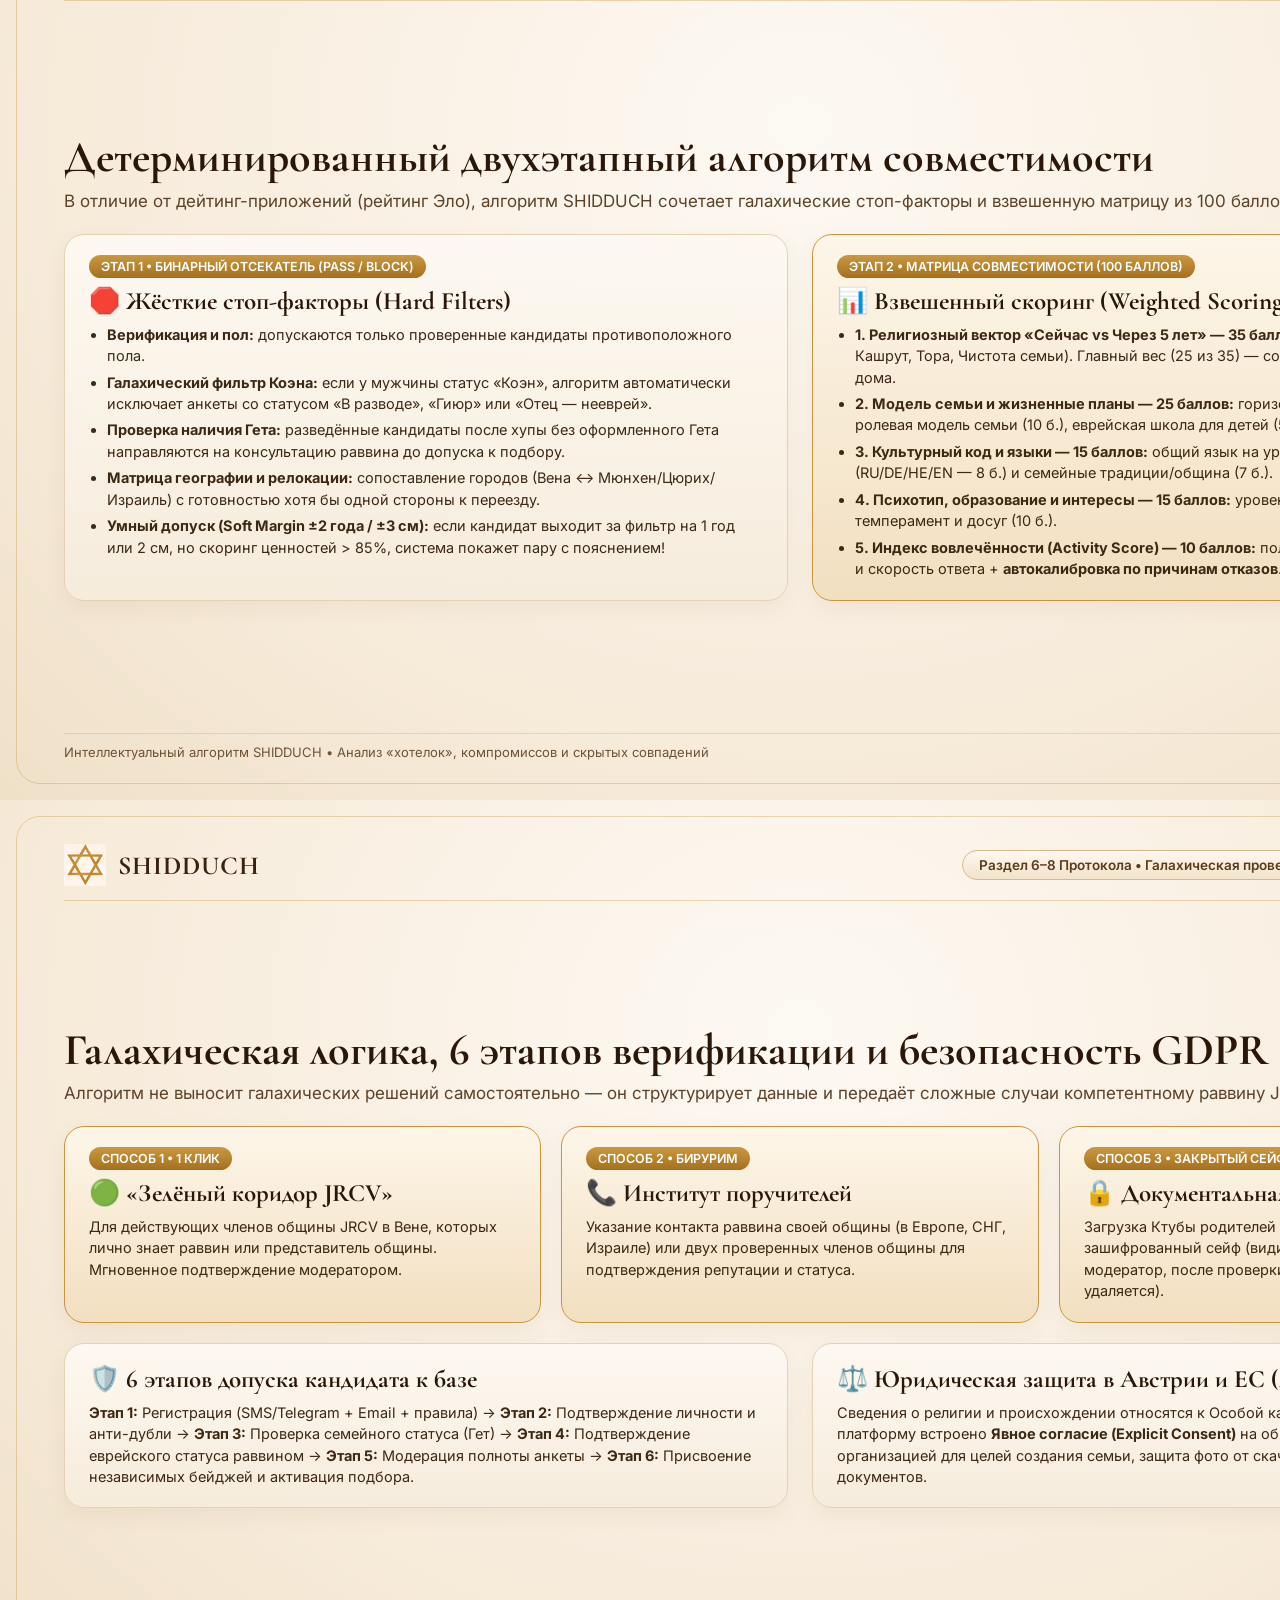
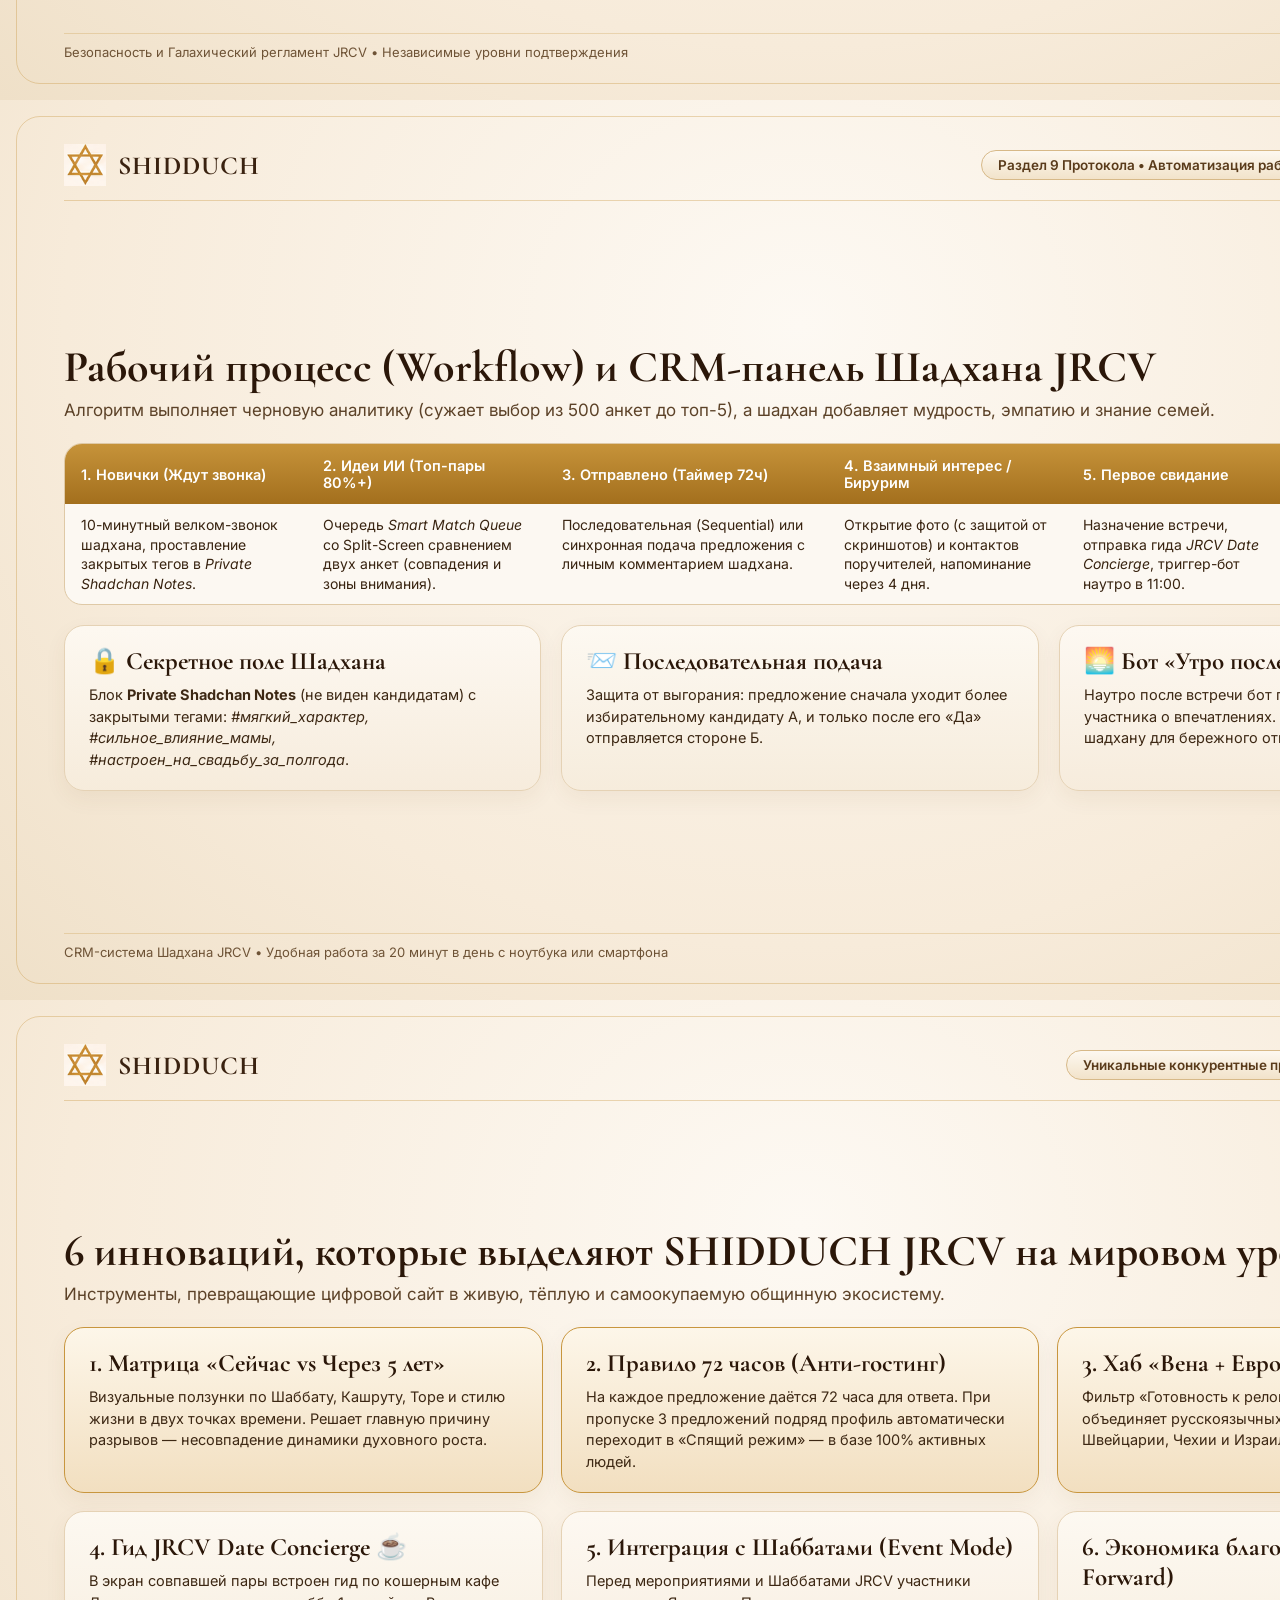
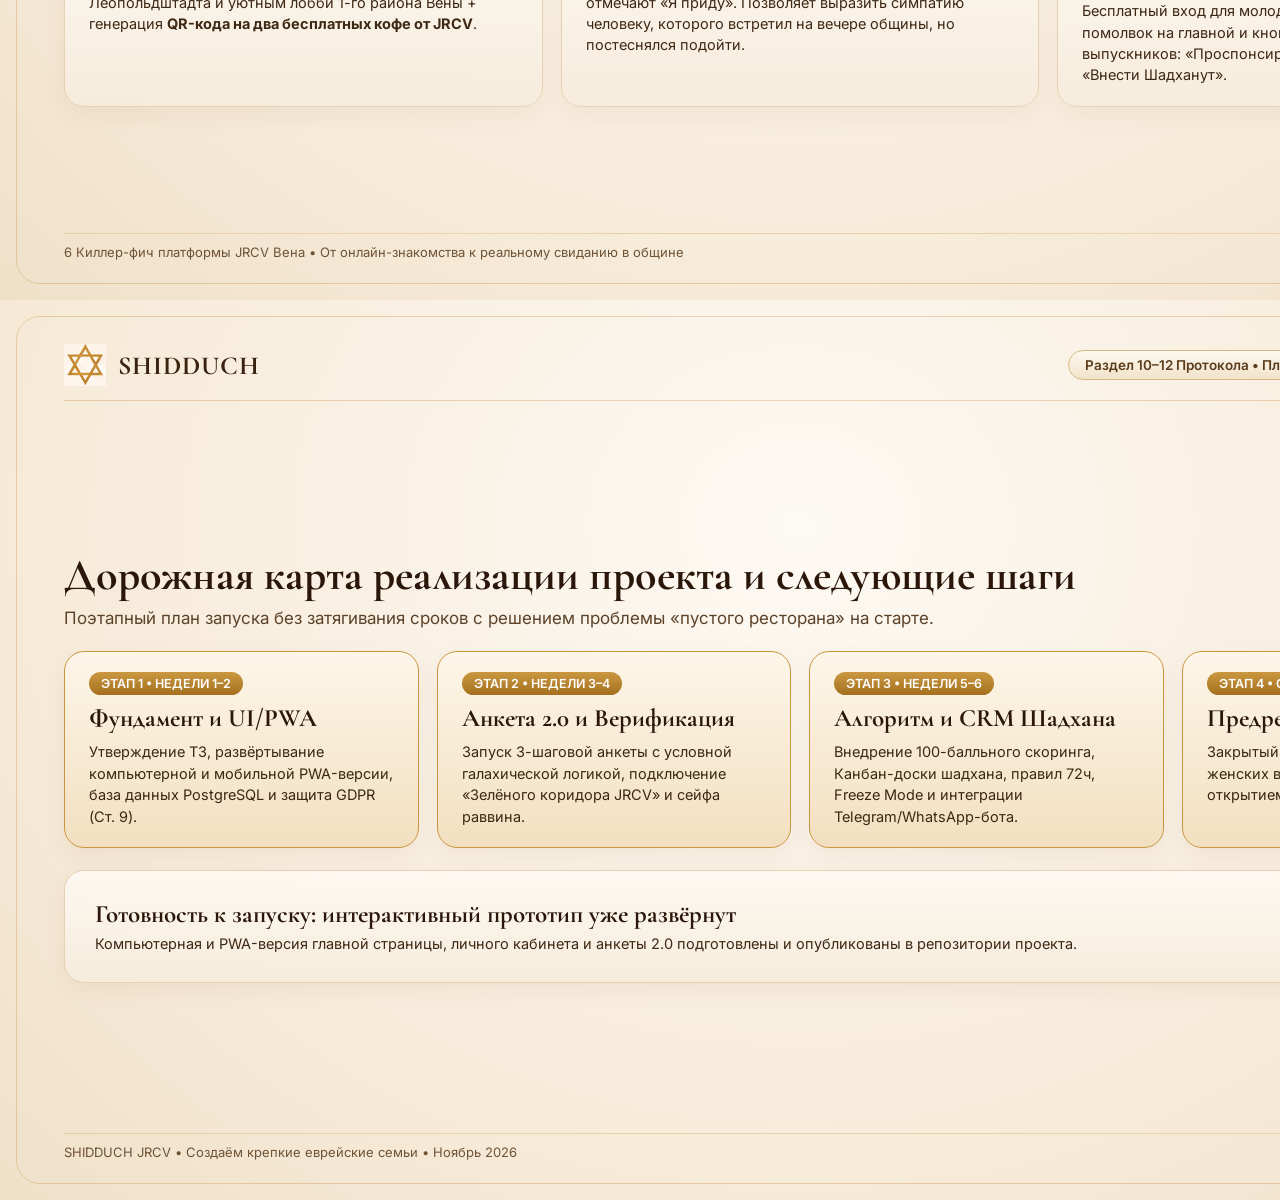
<file: presentation.html>
<!DOCTYPE html>
<html lang="ru">
<head>
  <meta charset="UTF-8" />
  <title>Презентация проекта SHIDDUCH — JRCV Вена</title>
  <style>
    @import url('https://fonts.googleapis.com/css2?family=Cormorant+Garamond:ital,wght@0,600;0,700;1,600&family=Inter:wght@400;500;600;700&display=swap');

    @page {
      size: 1600px 900px;
      margin: 0;
    }

    * {
      box-sizing: border-box;
      margin: 0;
      padding: 0;
    }

    body {
      font-family: 'Inter', sans-serif;
      color: #2B1709;
      background: #FAF3E8;
      -webkit-print-color-adjust: exact;
      print-color-adjust: exact;
    }

    .slide {
      width: 1600px;
      height: 900px;
      position: relative;
      overflow: hidden;
      background: radial-gradient(ellipse at 50% 25%, #FDF9F3 0%, #F7EBDA 65%, #EFE0C8 100%);
      padding: 44px 64px 40px;
      display: flex;
      flex-direction: column;
      justify-content: space-between;
      page-break-after: always;
      break-after: page;
    }

    .slide::before {
      content: "";
      position: absolute;
      inset: 16px;
      border: 1.5px solid rgba(198, 147, 58, 0.35);
      border-radius: 24px;
      pointer-events: none;
      z-index: 1;
    }

    .slide-header {
      display: flex;
      align-items: center;
      justify-content: space-between;
      border-bottom: 1.5px solid rgba(198, 147, 58, 0.35);
      padding-bottom: 14px;
      z-index: 2;
    }

    .slide-brand {
      display: flex;
      align-items: center;
      gap: 12px;
    }

    .slide-brand img {
      width: 42px;
      height: 42px;
    }

    .slide-brand-name {
      font-family: 'Cormorant Garamond', Georgia, serif;
      font-size: 26px;
      font-weight: 700;
      letter-spacing: 0.04em;
      color: #3A2210;
    }

    .slide-tag {
      background: linear-gradient(180deg, #FDF8F0 0%, #F2E3CA 100%);
      border: 1px solid #D7B988;
      color: #5A3B1B;
      font-size: 13.5px;
      font-weight: 600;
      padding: 6px 16px;
      border-radius: 999px;
    }

    .slide-content {
      flex: 1;
      display: flex;
      flex-direction: column;
      justify-content: center;
      z-index: 2;
      padding: 18px 0;
    }

    .slide-title {
      font-family: 'Cormorant Garamond', Georgia, serif;
      font-size: 44px;
      font-weight: 700;
      color: #2B1709;
      line-height: 1.1;
      margin-bottom: 8px;
    }

    .slide-subtitle {
      font-size: 17px;
      color: #5C4228;
      margin-bottom: 20px;
      line-height: 1.4;
    }

    .slide-footer {
      display: flex;
      align-items: center;
      justify-content: space-between;
      border-top: 1px solid rgba(198, 147, 58, 0.28);
      padding-top: 10px;
      font-size: 13px;
      color: #6E5336;
      z-index: 2;
    }

    /* Cards & Grids */
    .grid-2 {
      display: grid;
      grid-template-columns: 1fr 1fr;
      gap: 24px;
    }

    .grid-3 {
      display: grid;
      grid-template-columns: repeat(3, 1fr);
      gap: 20px;
    }

    .grid-4 {
      display: grid;
      grid-template-columns: repeat(4, 1fr);
      gap: 18px;
    }

    .card {
      background: linear-gradient(180deg, rgba(253, 249, 242, 0.96) 0%, rgba(246, 236, 220, 0.96) 100%);
      border: 1.5px solid #E5D2B5;
      border-radius: 20px;
      padding: 20px 24px;
      box-shadow: 0 8px 22px rgba(100, 65, 20, 0.06);
    }

    .card-gold {
      background: linear-gradient(180deg, #FDF6E9 0%, #F2DFC0 100%);
      border: 1.5px solid #C8963E;
    }

    .card h3 {
      font-family: 'Cormorant Garamond', Georgia, serif;
      font-size: 25px;
      font-weight: 700;
      color: #2B1709;
      margin-bottom: 8px;
      display: flex;
      align-items: center;
      gap: 10px;
    }

    .card p, .card li {
      font-size: 14.5px;
      line-height: 1.48;
      color: #3D2814;
    }

    .card ul {
      padding-left: 18px;
      display: flex;
      flex-direction: column;
      gap: 5px;
    }

    .pill-badge {
      display: inline-block;
      background: linear-gradient(180deg, #CB9841 0%, #A4701E 100%);
      color: #FFF;
      font-size: 12.5px;
      font-weight: 600;
      padding: 4px 12px;
      border-radius: 999px;
      margin-bottom: 8px;
    }

    /* Tables */
    table.comp-table {
      width: 100%;
      border-collapse: separate;
      border-spacing: 0;
      background: #FCF8F2;
      border: 1.5px solid #DFC9A6;
      border-radius: 18px;
      overflow: hidden;
      font-size: 14px;
    }

    table.comp-table th {
      background: linear-gradient(180deg, #C6933A 0%, #A36F1D 100%);
      color: #FFFFFF;
      text-align: left;
      padding: 13px 16px;
      font-weight: 600;
      font-size: 14.5px;
    }

    table.comp-table td {
      padding: 11px 16px;
      border-bottom: 1px solid #EAD9BF;
      color: #382310;
      vertical-align: top;
      line-height: 1.4;
    }

    table.comp-table tr:last-child td {
      border-bottom: none;
    }

    table.comp-table tr:nth-child(even) td {
      background: rgba(244, 232, 213, 0.45);
    }

    .mockup-frame {
      border-radius: 18px;
      border: 2px solid #D5B580;
      box-shadow: 0 14px 34px rgba(80, 50, 12, 0.16);
      overflow: hidden;
      background: #FAF3E8;
    }

    .mockup-frame img {
      width: 100%;
      height: 100%;
      object-fit: contain;
      display: block;
    }
  </style>
</head>
<body>

  <!-- =====================================================================
       SLIDE 1: COVER SLIDE
       ===================================================================== -->
  <section class="slide" style="background-image: linear-gradient(90deg, rgba(250,243,232,0.96) 0%, rgba(250,243,232,0.88) 48%, rgba(250,243,232,0.3) 100%), url('assets/hero-bg.png'); background-size: cover; background-position: center;">
    <div class="slide-header">
      <div class="slide-brand">
        <img src="assets/logo-star.png" alt="Logo" />
        <span class="slide-brand-name">SHIDDUCH • JRCV ВЕНА</span>
      </div>
      <span class="slide-tag">Протокол совещания от 04.11.2026 • Концепция и Архитектура 2.0</span>
    </div>

    <div class="slide-content" style="display:grid; grid-template-columns: 1.05fr 0.95fr; gap: 36px; align-items: center;">
      <div>
        <span class="pill-badge">ФЛАГМАНСКИЙ ПРОЕКТ ОБЩИНЫ JRCV</span>
        <h1 style="font-family:'Cormorant Garamond',serif; font-size:58px; font-weight:700; line-height:1.06; color:#2B1709; margin-bottom:16px;">
          Интеллектуальная экосистема шидуха для создания семьи
        </h1>
        <p style="font-size:19px; line-height:1.45; color:#4A331C; margin-bottom:22px;">
          Единая технологическая платформа (Desktop Web + Mobile PWA), объединяющая алгоритмический анализ совместимости, защиту репутации общины и традиционный еврейский шидух с шадханом.
        </p>

        <div class="card" style="padding:16px 20px; margin-bottom:14px;">
          <div style="font-size:13.5px; font-weight:700; color:#9E6B18; text-transform:uppercase; margin-bottom:6px;">
            Рабочая группа проекта (Совещание 04 ноября 2026 г., 14:00–15:00, JRCV):
          </div>
          <div style="font-size:14.5px; font-weight:500; color:#2B1709; line-height:1.45;">
            Дина Коломойцева • Анна Крисс • Анна Маркова • Анна Демченко • Инна Штернова • Эстер Ткачман • Меир Врубель
          </div>
        </div>

        <div style="display:flex; gap:12px; flex-wrap:wrap;">
          <span class="slide-tag">🎯 Точный скоринг (0–100%)</span>
          <span class="slide-tag">🛡️ Галахическая верификация</span>
          <span class="slide-tag">🔒 Приватность и GDPR (Ст. 9)</span>
          <span class="slide-tag">🌍 Вена + DACH + Израиль</span>
        </div>
      </div>

      <div class="mockup-frame">
        <img src="shiduch/shidux_bez_registracii.png" alt="Главная страница SHIDDUCH" />
      </div>
    </div>

    <div class="slide-footer">
      <span>SHIDDUCH Platform • Интеллектуальная экосистема для русскоязычных евреев</span>
      <span>Слайд 1 из 12</span>
    </div>
  </section>

  <!-- =====================================================================
       SLIDE 2: ЦЕЛЬ ПРОЕКТА И ОСНОВНАЯ КОНЦЕПЦИЯ (ПО ПРОТОКОЛУ СОВЕЩАНИЯ)
       ===================================================================== -->
  <section class="slide">
    <div class="slide-header">
      <div class="slide-brand">
        <img src="assets/logo-star.png" alt="Logo" />
        <span class="slide-brand-name">SHIDDUCH</span>
      </div>
      <span class="slide-tag">Раздел 1–2 Протокола совещания • Миссия и Двухконтурная модель</span>
    </div>

    <div class="slide-content">
      <h2 class="slide-title">Цель проекта и двухконтурная архитектура платформы</h2>
      <p class="slide-subtitle">
        Главный принцип: не просто знакомство двух людей, а осознанный подбор пары с перспективой создания крепкой еврейской семьи.
      </p>

      <div class="grid-2" style="margin-bottom:20px;">
        <div class="card card-gold">
          <span class="pill-badge">КОНТУР А • ДЛЯ МОЛОДЁЖИ И ТРАДИЦИОННЫХ СЕМЕЙ</span>
          <h3>💻 А. Современный приватный шидух</h3>
          <ul>
            <li><strong>Индивидуальный подбор партнёров</strong> с использованием интеллектуальных алгоритмов (3–5 персональных рекомендаций в день, без открытой «витрины»).</li>
            <li><strong>Персональные рекомендации</strong> на основе индекса совместимости с детальным объяснением причин совпадения и зон внимания.</li>
            <li><strong>Контролируемое раскрытие информации:</strong> 3 режима приватности фото (включая Blur-размытие до взаимного согласия) и скрытие фамилии.</li>
            <li><strong>Поддержка на расстоянии клика:</strong> прямой чат при совпадении + кнопка «Позвать шадхана / ментора» в любой момент.</li>
          </ul>
        </div>

        <div class="card card-gold">
          <span class="pill-badge">КОНТУР Б • КЛАССИЧЕСКИЙ ШАДХАНУТ 2.0</span>
          <h3>🤝 Б. Традиционный еврейский шидух</h3>
          <ul>
            <li><strong>Подбор кандидатов с участием шадхана JRCV:</strong> личное сопровождение на всех этапах — от знакомства до помолвки.</li>
            <li><strong>Анонимизированные резюме:</strong> просмотр ценностей, образования и семейных ожиданий без публикации фото и имён.</li>
            <li><strong>Учёт галахических требований:</strong> автоматическая проверка ограничений (Коэн, Гет, статус родителей) и работа с поручителями (Бирурим).</li>
            <li><strong>Подключение шадхана на «горячем этапе»:</strong> шадхан не тратит ночи на ручной перебор базы, а получает готовые топ-совпадения 80%+.</li>
          </ul>
        </div>
      </div>

      <div class="grid-3">
        <div class="card">
          <h3>🔗 Единая база данных</h3>
          <p>Оба направления используют общую верифицированную базу кандидатов Вены, региона DACH и Израиля, позволяя гибко переключать режим сопровождения.</p>
        </div>
        <div class="card">
          <h3>👪 Ролевая модель семьи</h3>
          <p>Легализация участия родителей и старших родственников (ашкеназские, бухарские, грузинские, горские семьи) через специальный режим «Семейный профиль».</p>
        </div>
        <div class="card">
          <h3>🏛️ Щит общины JRCV</h3>
          <p>Высокое доверие за счёт эгиды общины JRCV, участия раввинов при галахической проверке и интеграции с офлайн-жизнью еврейской Вены.</p>
        </div>
      </div>
    </div>

    <div class="slide-footer">
      <span>Протокол совещания JRCV от 04.11.2026 • Единая база с двумя форматами взаимодействия</span>
      <span>Слайд 2 из 12</span>
    </div>
  </section>

  <!-- =====================================================================
       SLIDE 3: СРАВНЕНИЕ С МИРОВЫМИ КОНКУРЕНТАМИ
       ===================================================================== -->
  <section class="slide">
    <div class="slide-header">
      <div class="slide-brand">
        <img src="assets/logo-star.png" alt="Logo" />
        <span class="slide-brand-name">SHIDDUCH</span>
      </div>
      <span class="slide-tag">Аналитика рынка • Разбор существующих шидух-платформ</span>
    </div>

    <div class="slide-content">
      <h2 class="slide-title">Сравнение с конкурентами: что работает, а что ломает конверсию</h2>
      <p class="slide-subtitle">
        Анализ 5 ведущих мировых платформ позволил взять лучшие механики и устранить барьеры, из-за которых распадается 80% воронки.
      </p>

      <table class="comp-table">
        <thead>
          <tr>
            <th style="width:20%;">Платформа и категория</th>
            <th style="width:24%;">Механика работы</th>
            <th style="width:26%;">Сильные стороны (Что перенимаем)</th>
            <th style="width:30%;">Слабые места (Как улучшаем в SHIDDUCH)</th>
          </tr>
        </thead>
        <tbody>
          <tr>
            <td><strong>SawYouAtSinai / Shidduch.im</strong><br/><span style="font-size:12.5px; color:#6E5336;">Классический шадханут</span></td>
            <td>Анкета видна только шадханам. Участник ждёт ручного подбора варианта.</td>
            <td>Высокое доверие религиозного сектора; проверка через поручителей (References).</td>
            <td>Шадханы помнят лишь 10–15% «ярких» анкет, 80% базы лежит мёртвым грузом. <strong>Решение: ИИ-очередь Smart Match 80%+ для шадханов.</strong></td>
          </tr>
          <tr>
            <td><strong>Canopy Shidduchim</strong><br/><span style="font-size:12.5px; color:#6E5336;">Анонимный гибрид</span></td>
            <td>Участники смотрят анонимные карточки без фото. При двойном «Да» подключается шадхан.</td>
            <td>Снятие рутины с шадхана; правило <strong>72 часов на ответ</strong> против гостинга.</td>
            <td>Запрет на прямой чат отпугивает светскую и традиционную молодёжь. <strong>Решение: Двухконтурный режим (Контур А с чатом + Контур Б).</strong></td>
          </tr>
          <tr>
            <td><strong>Yismach / ZUUG / Meheiro</strong><br/><span style="font-size:12.5px; color:#6E5336;">CRM для резюме и родителей</span></td>
            <td>Стандартизация «шидух-резюме», доступ для родителей и проверенных шадханов.</td>
            <td>Удобный инструмент для родителей; отказ от хаотичных PDF в WhatsApp-чатах.</td>
            <td>Сухой формат «резюме на работу», теряется живая личность. <strong>Решение: интерактивные теги характера и триггер-вопросы.</strong></td>
          </tr>
          <tr>
            <td><strong>JWed</strong><br/><span style="font-size:12.5px; color:#6E5336;">Прямой поиск</span></td>
            <td>Открытый каталог анкет по фильтрам, обязательные фото, прямое общение.</td>
            <td>Свобода действий, быстрый старт общения без посредников.</td>
            <td><strong>«Страх витрины» в Вене:</strong> люди не хотят вешать фото на обозрение всех знакомых. <strong>Решение: закрытые подборки и Blur-фото.</strong></td>
          </tr>
          <tr>
            <td><strong>ShidduchShuk</strong><br/><span style="font-size:12.5px; color:#6E5336;">Логистика свиданий</span></td>
            <td>Справочник мест для встреч (отели, кошерные кафе, расстояния).</td>
            <td>Практическая помощь после того, как пара уже совпала.</td>
            <td>Существует отдельно от сайта. <strong>Решение: встроенный JRCV Date Concierge прямо в карточке совпавшей пары + QR на кофе.</strong></td>
          </tr>
        </tbody>
      </table>
    </div>

    <div class="slide-footer">
      <span>Конкурентный анализ JRCV • Синтез лучших мировых практик для Вены и Европы</span>
      <span>Слайд 3 из 12</span>
    </div>
  </section>

  <!-- =====================================================================
       SLIDE 4: ВИЗУАЛЬНАЯ КОНЦЕПЦИЯ — СТРАНИЦА БЕЗ РЕГИСТРАЦИИ
       ===================================================================== -->
  <section class="slide">
    <div class="slide-header">
      <div class="slide-brand">
        <img src="assets/logo-star.png" alt="Logo" />
        <span class="slide-brand-name">SHIDDUCH</span>
      </div>
      <span class="slide-tag">Дизайн и UX • Компьютерная версия (Страница без регистрации)</span>
    </div>

    <div class="slide-content" style="display:grid; grid-template-columns: 1.28fr 0.72fr; gap: 28px; align-items: center;">
      <div class="mockup-frame">
        <img src="shiduch/shidux_bez_registracii.png" alt="Страница без регистрации" />
      </div>

      <div style="display:flex; flex-direction:column; gap:14px;">
        <div class="card card-gold">
          <h3>✨ Фирменный стиль и доверие с первой секунды</h3>
          <p>Тёплая золотисто-кремовая палитра Иерусалима, благородная антиква и атмосфера семейной ценности вместо холодного интерфейса дейтинг-сайтов.</p>
        </div>

        <div class="card">
          <h3>🧭 Понятная навигация на входе</h3>
          <ul>
            <li>Чёткое разделение на <strong>Современный приватный шидух</strong> и <strong>Традиционный шидух с шадханом</strong> прямо на первом экране.</li>
            <li>4 ключевых гарантии: Проверенные анкеты, Конфиденциальность, Умный подбор, Поддержка шадхана.</li>
            <li>Наглядная схема из 3 шагов: 1. Заполните анкету → 2. Получите предложения → 3. Познакомьтесь и постройте семью.</li>
            <li>Мультиязычный переключатель (RU / DE / EN / HE) с приоритетом русского языка.</li>
          </ul>
        </div>

        <div class="card">
          <h3>⚡ Высокая конверсия в регистрацию</h3>
          <p>Отсутствие пугающих форм из 80 полей на входе: мягкий старт за 3 минуты переводит посетителя в верифицированный контур общины.</p>
        </div>
      </div>
    </div>

    <div class="slide-footer">
      <span>Реализованный веб-интерфейс (shidux_bez_registracii.png) • Адаптивная вёрстка + PWA</span>
      <span>Слайд 4 из 12</span>
    </div>
  </section>

  <!-- =====================================================================
       SLIDE 5: ЛИЧНЫЙ КАБИНЕТ КАНДИДАТА (КОМПЬЮТЕРНАЯ ВЕРСИЯ)
       ===================================================================== -->
  <section class="slide">
    <div class="slide-header">
      <div class="slide-brand">
        <img src="assets/logo-star.png" alt="Logo" />
        <span class="slide-brand-name">SHIDDUCH</span>
      </div>
      <span class="slide-tag">Дизайн и UX • Компьютерная версия личного кабинета (shidoz_vhod.png)</span>
    </div>

    <div class="slide-content" style="display:grid; grid-template-columns: 0.72fr 1.28fr; gap: 28px; align-items: center;">
      <div style="display:flex; flex-direction:column; gap:14px;">
        <div class="card card-gold">
          <h3>🏠 Рабочее пространство кандидата</h3>
          <p>Продуманный дашборд объединяет рекомендации алгоритма, предложения от шадхана, статус верификации и управление полнотой анкеты.</p>
        </div>

        <div class="card">
          <h3>🔄 Мгновенное переключение режимов</h3>
          <ul>
            <li>В верхней панели доступны вкладки <strong>«Современный шидух»</strong> и <strong>«Традиционный шидух»</strong>.</li>
            <li>Карточки кандидатов (Рахель 95%, Мириам 92%, Эстер 89%, Лея 87%) сразу показывают процент совместимости, город, профессию и ключевые ценности.</li>
          </ul>
        </div>

        <div class="card">
          <h3>🛡️ Три независимых статуса проверки</h3>
          <ul>
            <li><strong>Личность подтверждена</strong> (паспорт / селфи / анти-дубли).</li>
            <li><strong>Данные проверены</strong> (полнота анкеты, семейный статус).</li>
            <li><strong>Еврейский статус проверен</strong> (отдельная галахическая отметка раввина, не подменяемая другими бейджами).</li>
          </ul>
        </div>
      </div>

      <div class="mockup-frame">
        <img src="shiduch/shidoz_vhod.png" alt="Личный кабинет кандидата на ПК" />
      </div>
    </div>

    <div class="slide-footer">
      <span>Личный кабинет кандидата (shidoz_vhod.png) • Индивидуальный рейтинг совместимости</span>
      <span>Слайд 5 из 12</span>
    </div>
  </section>

  <!-- =====================================================================
       SLIDE 6: МОБИЛЬНОЕ PWA-ПРИЛОЖЕНИЕ (ВСЕ ЭКРАНЫ ПЛАТФОРМЫ)
       ===================================================================== -->
  <section class="slide">
    <div class="slide-header">
      <div class="slide-brand">
        <img src="assets/logo-star.png" alt="Logo" />
        <span class="slide-brand-name">SHIDDUCH</span>
      </div>
      <span class="slide-tag">Мобильная экосистема • Progressive Web App (pwa_1.png)</span>
    </div>

    <div class="slide-content" style="display:grid; grid-template-columns: 1.32fr 0.68fr; gap: 24px; align-items: center;">
      <div class="mockup-frame">
        <img src="shiduch/pwa_1.png" alt="Экраны мобильного PWA-приложения" />
      </div>

      <div style="display:flex; flex-direction:column; gap:12px;">
        <div class="card card-gold">
          <h3>📱 Почему PWA на старте — лучшее решение</h3>
          <p>Открывается по ссылке, устанавливается иконкой на главный экран iPhone и Android за 1 клик без ожидания модерации App Store и комиссий 30%.</p>
        </div>

        <div class="card">
          <h3>🔍 Ключевые экраны (на иллюстрации слева):</h3>
          <ul>
            <li><strong>Онбординг и установка PWA</strong> с мгновенными пуш/Telegram-уведомлениями.</li>
            <li><strong>Выбор роли:</strong> «Регистрируюсь лично» или «Семейный профиль (родитель/родственник)».</li>
            <li><strong>Детальная совместимость (93%):</strong> чек-лист совпадений + блок «Обратите внимание» (прозрачное объяснение компромиссов).</li>
            <li><strong>Разделение фильтров:</strong> вкладки «Обязательные» и «Предпочтительные».</li>
            <li><strong>Кабинет «Мой шадхан» (Рав Ицхак):</strong> чат, видео-встреча и персональные предложения.</li>
          </ul>
        </div>
      </div>
    </div>

    <div class="slide-footer">
      <span>Полный цикл экранов PWA-приложения (pwa_1.png) • Умный подбор и сопровождение шадхана</span>
      <span>Слайд 6 из 12</span>
    </div>
  </section>

  <!-- =====================================================================
       SLIDE 7: МНОГОУРОВНЕВАЯ АНКЕТА КАНДИДАТА 2.0 (pwa_regisration.png)
       ===================================================================== -->
  <section class="slide">
    <div class="slide-header">
      <div class="slide-brand">
        <img src="assets/logo-star.png" alt="Logo" />
        <span class="slide-brand-name">SHIDDUCH</span>
      </div>
      <span class="slide-tag">Раздел 3 Протокола • Архитектура многоуровневой анкеты (pwa_regisration.png)</span>
    </div>

    <div class="slide-content" style="display:grid; grid-template-columns: 0.68fr 1.32fr; gap: 24px; align-items: center;">
      <div style="display:flex; flex-direction:column; gap:12px;">
        <div class="card card-gold">
          <h3>📝 6 разделов (12 логических блоков в 3 шага)</h3>
          <p>Вместо пугающей анкеты на 80 текстовых полей — прогрессивный онбординг с интерактивными ползунками и тегами за 5–6 минут.</p>
        </div>

        <div class="card">
          <h3>Структура разделов анкеты:</h3>
          <ul>
            <li><strong>1. Личные данные:</strong> имя, скрытая фамилия, возраст, рост (см), география (Вена/DACH/Израиль), языки, образование.</li>
            <li><strong>2. Еврейская идентичность:</strong> по матери/отцу/гиюр, статус Коэн/Леви/Исраэль, корни (ашкеназские, бухарские, горские, грузинские).</li>
            <li><strong>3. Религиозный образ жизни:</strong> Шаббат, Кашрут, синагога, Тора + вектор будущего дома.</li>
            <li><strong>4. Семья:</strong> статус, проверка Гета при разводе, дети, распределение ролей и образование детей.</li>
            <li><strong>5. Личность и характер:</strong> ползунки темперамента, теги характера и увлечений.</li>
            <li><strong>6. Пожелания («Хотелки»):</strong> разделение на <em>Обязательные</em>, <em>Желательные</em> и <em>Второстепенные</em>.</li>
          </ul>
        </div>
      </div>

      <div class="mockup-frame">
        <img src="shiduch/pwa_regisration.png" alt="Экраны анкеты кандидата" />
      </div>
    </div>

    <div class="slide-footer">
      <span>Многоуровневая анкета кандидата (pwa_regisration.png) • Повышение точности подбора в 3–5 раз</span>
      <span>Слайд 7 из 12</span>
    </div>
  </section>

  <!-- =====================================================================
       SLIDE 8: ИНТЕЛЛЕКТУАЛЬНЫЙ АЛГОРИТМ ПОДБОРА (MATCHING ENGINE)
       ===================================================================== -->
  <section class="slide">
    <div class="slide-header">
      <div class="slide-brand">
        <img src="assets/logo-star.png" alt="Logo" />
        <span class="slide-brand-name">SHIDDUCH</span>
      </div>
      <span class="slide-tag">Раздел 4–5 Протокола • Математическая модель совместимости</span>
    </div>

    <div class="slide-content">
      <h2 class="slide-title">Детерминированный двухэтапный алгоритм совместимости</h2>
      <p class="slide-subtitle">
        В отличие от дейтинг-приложений (рейтинг Эло), алгоритм SHIDDUCH сочетает галахические стоп-факторы и взвешенную матрицу из 100 баллов.
      </p>

      <div class="grid-2" style="gap:24px;">
        <div class="card">
          <span class="pill-badge">ЭТАП 1 • БИНАРНЫЙ ОТСЕКАТЕЛЬ (PASS / BLOCK)</span>
          <h3>🛑 Жёсткие стоп-факторы (Hard Filters)</h3>
          <ul>
            <li><strong>Верификация и пол:</strong> допускаются только проверенные кандидаты противоположного пола.</li>
            <li><strong>Галахический фильтр Коэна:</strong> если у мужчины статус «Коэн», алгоритм автоматически исключает анкеты со статусом «В разводе», «Гиюр» или «Отец — нееврей».</li>
            <li><strong>Проверка наличия Гета:</strong> разведённые кандидаты после хупы без оформленного Гета направляются на консультацию раввина до допуска к подбору.</li>
            <li><strong>Матрица географии и релокации:</strong> сопоставление городов (Вена ↔ Мюнхен/Цюрих/Израиль) с готовностью хотя бы одной стороны к переезду.</li>
            <li><strong>Умный допуск (Soft Margin ±2 года / ±3 см):</strong> если кандидат выходит за фильтр на 1 год или 2 см, но скоринг ценностей > 85%, система покажет пару с пояснением!</li>
          </ul>
        </div>

        <div class="card card-gold">
          <span class="pill-badge">ЭТАП 2 • МАТРИЦА СОВМЕСТИМОСТИ (100 БАЛЛОВ)</span>
          <h3>📊 Взвешенный скоринг (Weighted Scoring)</h3>
          <ul>
            <li><strong>1. Религиозный вектор «Сейчас vs Через 5 лет» — 35 баллов:</strong> оценка 4 шкал (Шаббат, Кашрут, Тора, Чистота семьи). Главный вес (25 из 35) — совпадение вектора будущего дома.</li>
            <li><strong>2. Модель семьи и жизненные планы — 25 баллов:</strong> горизонт свадьбы (10 б.), финансово-ролевая модель семьи (10 б.), еврейская школа для детей (5 б.).</li>
            <li><strong>3. Культурный код и языки — 15 баллов:</strong> общий язык на уровне Fluent/Native (RU/DE/HE/EN — 8 б.) и семейные традиции/община (7 б.).</li>
            <li><strong>4. Психотип, образование и интересы — 15 баллов:</strong> уровень образования (5 б.), темперамент и досуг (10 б.).</li>
            <li><strong>5. Индекс вовлечённости (Activity Score) — 10 баллов:</strong> полнота профиля, рекомендации и скорость ответа + <strong>автокалибровка по причинам отказов</strong>.</li>
          </ul>
        </div>
      </div>
    </div>

    <div class="slide-footer">
      <span>Интеллектуальный алгоритм SHIDDUCH • Анализ «хотелок», компромиссов и скрытых совпадений</span>
      <span>Слайд 8 из 12</span>
    </div>
  </section>

  <!-- =====================================================================
       SLIDE 9: ГАЛАХИЧЕСКАЯ ЛОГИКА, ВЕРИФИКАЦИЯ И ЗАЩИТА GDPR
       ===================================================================== -->
  <section class="slide">
    <div class="slide-header">
      <div class="slide-brand">
        <img src="assets/logo-star.png" alt="Logo" />
        <span class="slide-brand-name">SHIDDUCH</span>
      </div>
      <span class="slide-tag">Раздел 6–8 Протокола • Галахическая проверка, 6 этапов верификации и GDPR</span>
    </div>

    <div class="slide-content">
      <h2 class="slide-title">Галахическая логика, 6 этапов верификации и безопасность GDPR</h2>
      <p class="slide-subtitle">
        Алгоритм не выносит галахических решений самостоятельно — он структурирует данные и передаёт сложные случаи компетентному раввину JRCV.
      </p>

      <div class="grid-3" style="margin-bottom:20px;">
        <div class="card card-gold">
          <span class="pill-badge">СПОСОБ 1 • 1 КЛИК</span>
          <h3>🟢 «Зелёный коридор JRCV»</h3>
          <p>Для действующих членов общины JRCV в Вене, которых лично знает раввин или представитель общины. Мгновенное подтверждение модератором.</p>
        </div>

        <div class="card card-gold">
          <span class="pill-badge">СПОСОБ 2 • БИРУРИМ</span>
          <h3>📞 Институт поручителей</h3>
          <p>Указание контакта раввина своей общины (в Европе, СНГ, Израиле) или двух проверенных членов общины для подтверждения репутации и статуса.</p>
        </div>

        <div class="card card-gold">
          <span class="pill-badge">СПОСОБ 3 • ЗАКРЫТЫЙ СЕЙФ</span>
          <h3>🔒 Документальная проверка</h3>
          <p>Загрузка Ктубы родителей или справки из раввината в зашифрованный сейф (видит только главный раввин/модератор, после проверки файл автоматически удаляется).</p>
        </div>
      </div>

      <div class="grid-2">
        <div class="card">
          <h3>🛡️ 6 этапов допуска кандидата к базе</h3>
          <p>
            <strong>Этап 1:</strong> Регистрация (SMS/Telegram + Email + правила) →
            <strong>Этап 2:</strong> Подтверждение личности и анти-дубли →
            <strong>Этап 3:</strong> Проверка семейного статуса (Гет) →
            <strong>Этап 4:</strong> Подтверждение еврейского статуса раввином →
            <strong>Этап 5:</strong> Модерация полноты анкеты →
            <strong>Этап 6:</strong> Присвоение независимых бейджей и активация подбора.
          </p>
        </div>

        <div class="card">
          <h3>⚖️ Юридическая защита в Австрии и ЕС (Art. 9 GDPR)</h3>
          <p>
            Сведения о религии и происхождении относятся к Особой категории данных (Ст. 9 GDPR). В платформу встроено <strong>Явное согласие (Explicit Consent)</strong> на обработку данных религиозной организацией для целей создания семьи, защита фото от скачивания и автоудаление документов.
          </p>
        </div>
      </div>
    </div>

    <div class="slide-footer">
      <span>Безопасность и Галахический регламент JRCV • Независимые уровни подтверждения</span>
      <span>Слайд 9 из 12</span>
    </div>
  </section>

  <!-- =====================================================================
       SLIDE 10: КАБИНЕТ ШАДХАНА (CRM И КАНБАН-ДОСКА)
       ===================================================================== -->
  <section class="slide">
    <div class="slide-header">
      <div class="slide-brand">
        <img src="assets/logo-star.png" alt="Logo" />
        <span class="slide-brand-name">SHIDDUCH</span>
      </div>
      <span class="slide-tag">Раздел 9 Протокола • Автоматизация работы Шадханов и Администраторов</span>
    </div>

    <div class="slide-content">
      <h2 class="slide-title">Рабочий процесс (Workflow) и CRM-панель Шадхана JRCV</h2>
      <p class="slide-subtitle">
        Алгоритм выполняет черновую аналитику (сужает выбор из 500 анкет до топ-5), а шадхан добавляет мудрость, эмпатию и знание семей.
      </p>

      <table class="comp-table" style="margin-bottom:20px;">
        <thead>
          <tr>
            <th>1. Новички (Ждут звонка)</th>
            <th>2. Идеи ИИ (Топ-пары 80%+)</th>
            <th>3. Отправлено (Таймер 72ч)</th>
            <th>4. Взаимный интерес / Бирурим</th>
            <th>5. Первое свидание</th>
            <th>6. Встречаются (Freeze Mode)</th>
          </tr>
        </thead>
        <tbody>
          <tr>
            <td>10-минутный велком-звонок шадхана, проставление закрытых тегов в <em>Private Shadchan Notes</em>.</td>
            <td>Очередь <em>Smart Match Queue</em> со Split-Screen сравнением двух анкет (совпадения и зоны внимания).</td>
            <td>Последовательная (Sequential) или синхронная подача предложения с личным комментарием шадхана.</td>
            <td>Открытие фото (с защитой от скриншотов) и контактов поручителей, напоминание через 4 дня.</td>
            <td>Назначение встречи, отправка гида <em>JRCV Date Concierge</em>, триггер-бот наутро в 11:00.</td>
            <td>2+ свидание: профили временно скрыты от других шадханов и выдачи до разморозки или <strong>Мазаль Тов!</strong></td>
          </tr>
        </tbody>
      </table>

      <div class="grid-3">
        <div class="card">
          <h3>🔒 Секретное поле Шадхана</h3>
          <p>Блок <strong>Private Shadchan Notes</strong> (не виден кандидатам) с закрытыми тегами: <em>#мягкий_характер, #сильное_влияние_мамы, #настроен_на_свадьбу_за_полгода</em>.</p>
        </div>
        <div class="card">
          <h3>📨 Последовательная подача</h3>
          <p>Защита от выгорания: предложение сначала уходит более избирательному кандидату А, и только после его «Да» отправляется стороне Б.</p>
        </div>
        <div class="card">
          <h3>🌅 Бот «Утро после свидания»</h3>
          <p>Наутро после встречи бот приватно спрашивает каждого участника о впечатлениях. При отказе уведомление идёт шадхану для бережного ответа.</p>
        </div>
      </div>
    </div>

    <div class="slide-footer">
      <span>CRM-система Шадхана JRCV • Удобная работа за 20 минут в день с ноутбука или смартфона</span>
      <span>Слайд 10 из 12</span>
    </div>
  </section>

  <!-- =====================================================================
       SLIDE 11: 6 КИЛЛЕР-ФИЧ ЭКОСИСТЕМЫ JRCV ВЕНА
       ===================================================================== -->
  <section class="slide">
    <div class="slide-header">
      <div class="slide-brand">
        <img src="assets/logo-star.png" alt="Logo" />
        <span class="slide-brand-name">SHIDDUCH</span>
      </div>
      <span class="slide-tag">Уникальные конкурентные преимущества • 6 Киллер-фич JRCV</span>
    </div>

    <div class="slide-content">
      <h2 class="slide-title">6 инноваций, которые выделяют SHIDDUCH JRCV на мировом уровне</h2>
      <p class="slide-subtitle">
        Инструменты, превращающие цифровой сайт в живую, тёплую и самоокупаемую общинную экосистему.
      </p>

      <div class="grid-3" style="gap:18px;">
        <div class="card card-gold">
          <h3>1. Матрица «Сейчас vs Через 5 лет»</h3>
          <p>Визуальные ползунки по Шаббату, Кашруту, Торе и стилю жизни в двух точках времени. Решает главную причину разрывов — несовпадение динамики духовного роста.</p>
        </div>

        <div class="card card-gold">
          <h3>2. Правило 72 часов (Анти-гостинг)</h3>
          <p>На каждое предложение даётся 72 часа для ответа. При пропуске 3 предложений подряд профиль автоматически переходит в «Спящий режим» — в базе 100% активных людей.</p>
        </div>

        <div class="card card-gold">
          <h3>3. Хаб «Вена + Европа DACH + Израиль»</h3>
          <p>Фильтр «Готовность к релокации / переезду в Вену» объединяет русскоязычных евреев Австрии, Германии, Швейцарии, Чехии и Израиля, увеличивая базу в 10 раз.</p>
        </div>

        <div class="card">
          <h3>4. Гид JRCV Date Concierge ☕</h3>
          <p>В экран совпавшей пары встроен гид по кошерным кафе Леопольдштадта и уютным лобби 1-го района Вены + генерация <strong>QR-кода на два бесплатных кофе от JRCV</strong>.</p>
        </div>

        <div class="card">
          <h3>5. Интеграция с Шаббатами (Event Mode)</h3>
          <p>Перед мероприятиями и Шаббатами JRCV участники отмечают «Я приду». Позволяет выразить симпатию человеку, которого встретил на вечере общины, но постеснялся подойти.</p>
        </div>

        <div class="card">
          <h3>6. Экономика благодарности (Pay-it-Forward)</h3>
          <p>Бесплатный вход для молодёжи + счётчик свиданий и помолвок на главной и кнопки для родителей и выпускников: «Проспонсировать свидание (25 €)» и «Внести Шадханут».</p>
        </div>
      </div>
    </div>

    <div class="slide-footer">
      <span>6 Киллер-фич платформы JRCV Вена • От онлайн-знакомства к реальному свиданию в общине</span>
      <span>Слайд 11 из 12</span>
    </div>
  </section>

  <!-- =====================================================================
       SLIDE 12: ДОРОЖНАЯ КАРТА ЗАПУСКА И СЛЕДУЮЩИЕ ШАГИ
       ===================================================================== -->
  <section class="slide">
    <div class="slide-header">
      <div class="slide-brand">
        <img src="assets/logo-star.png" alt="Logo" />
        <span class="slide-brand-name">SHIDDUCH</span>
      </div>
      <span class="slide-tag">Раздел 10–12 Протокола • План запуска MVP и следующие шаги</span>
    </div>

    <div class="slide-content">
      <h2 class="slide-title">Дорожная карта реализации проекта и следующие шаги</h2>
      <p class="slide-subtitle">
        Поэтапный план запуска без затягивания сроков с решением проблемы «пустого ресторана» на старте.
      </p>

      <div class="grid-4" style="margin-bottom:22px;">
        <div class="card card-gold">
          <span class="pill-badge">ЭТАП 1 • НЕДЕЛИ 1–2</span>
          <h3>Фундамент и UI/PWA</h3>
          <p>Утверждение ТЗ, развёртывание компьютерной и мобильной PWA-версии, база данных PostgreSQL и защита GDPR (Ст. 9).</p>
        </div>

        <div class="card card-gold">
          <span class="pill-badge">ЭТАП 2 • НЕДЕЛИ 3–4</span>
          <h3>Анкета 2.0 и Верификация</h3>
          <p>Запуск 3-шаговой анкеты с условной галахической логикой, подключение «Зелёного коридора JRCV» и сейфа раввина.</p>
        </div>

        <div class="card card-gold">
          <span class="pill-badge">ЭТАП 3 • НЕДЕЛИ 5–6</span>
          <h3>Алгоритм и CRM Шадхана</h3>
          <p>Внедрение 100-балльного скоринга, Канбан-доски шадхана, правил 72ч, Freeze Mode и интеграции Telegram/WhatsApp-бота.</p>
        </div>

        <div class="card card-gold">
          <span class="pill-badge">ЭТАП 4 • СТАРТ БАЗЫ</span>
          <h3>Предрегистрация 50+50</h3>
          <p>Закрытый сбор первых 50 мужских и 50 женских верифицированных анкет перед открытием алгоритмического подбора.</p>
        </div>
      </div>

      <div class="card" style="display:flex; align-items:center; justify-content:space-between; padding:22px 30px;">
        <div>
          <h3 style="margin-bottom:4px;">Готовность к запуску: интерактивный прототип уже развёрнут</h3>
          <p>Компьютерная и PWA-версия главной страницы, личного кабинета и анкеты 2.0 подготовлены и опубликованы в репозитории проекта.</p>
        </div>
        <div style="text-align:right; flex-shrink:0;">
          <div style="font-size:13px; color:#6E5336; text-transform:uppercase; font-weight:700;">Бюджет разработки MVP</div>
          <div style="font-family:'Cormorant Garamond',serif; font-size:42px; font-weight:700; color:#A4701E;">2 000 €</div>
        </div>
      </div>
    </div>

    <div class="slide-footer">
      <span>SHIDDUCH JRCV • Создаём крепкие еврейские семьи • Ноябрь 2026</span>
      <span>Слайд 12 из 12</span>
    </div>
  </section>

</body>
</html>
</file>
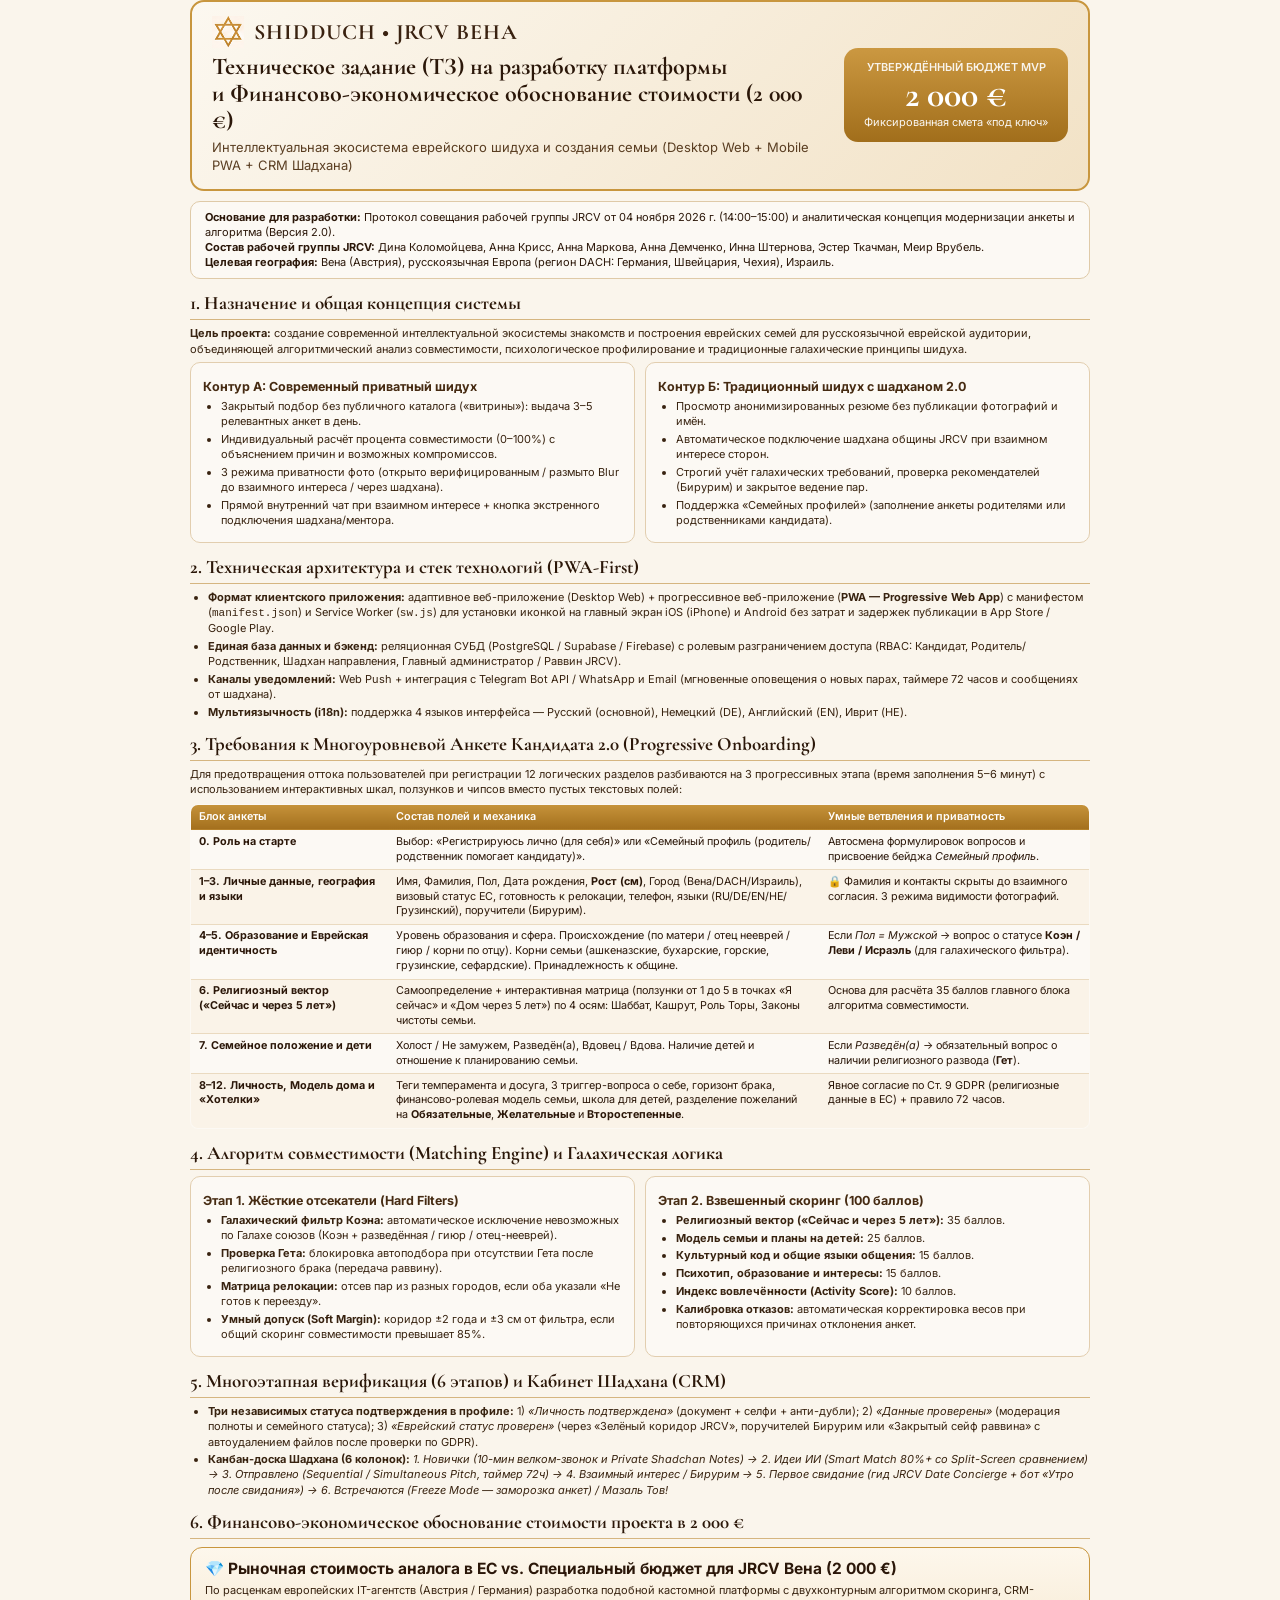
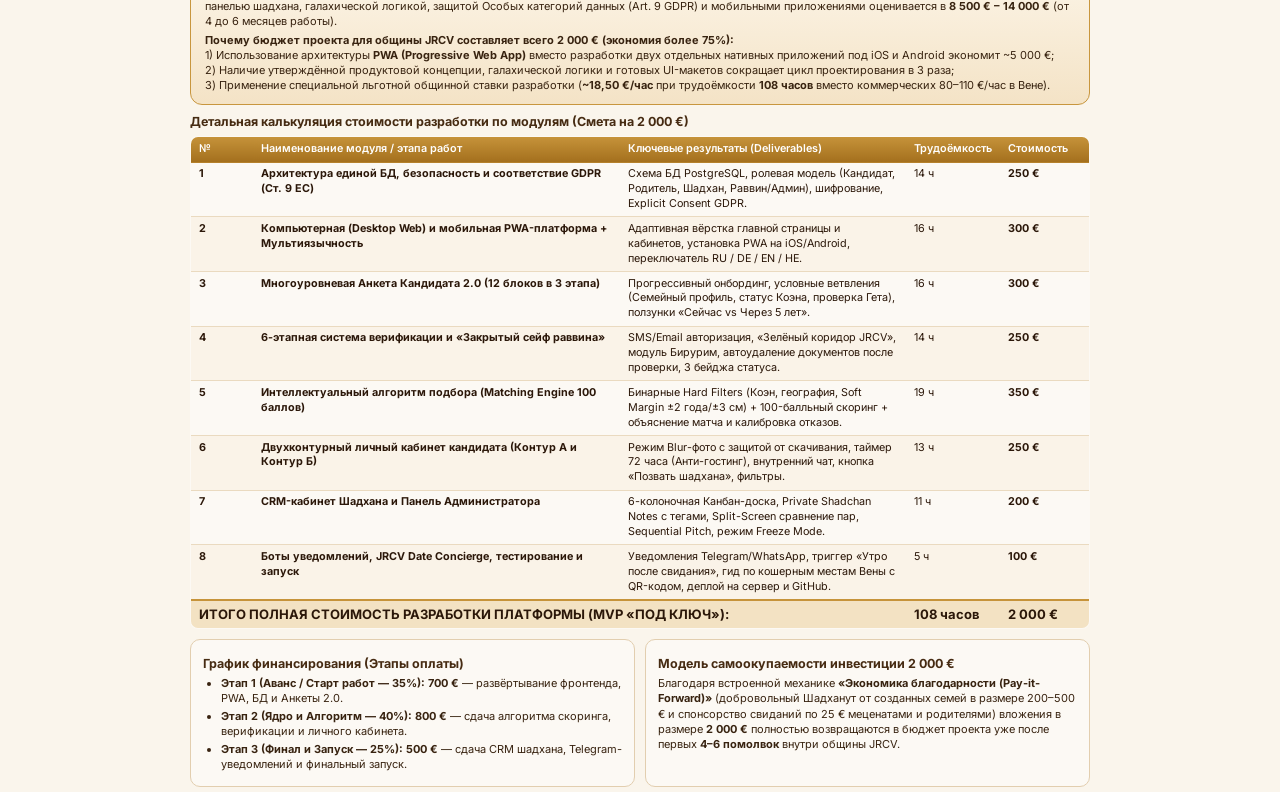
<file: tz_document.html>
<!DOCTYPE html>
<html lang="ru">
<head>
  <meta charset="UTF-8" />
  <title>Техническое задание (ТЗ) и Обоснование стоимости проекта (2 000 €) — SHIDDUCH JRCV</title>
  <style>
    @import url('https://fonts.googleapis.com/css2?family=Cormorant+Garamond:ital,wght@0,600;0,700;1,600&family=Inter:wght@400;500;600;700&display=swap');

    @page {
      size: A4 portrait;
      margin: 8.5mm 12mm 8.5mm 12mm;
    }

    * {
      box-sizing: border-box;
      margin: 0;
      padding: 0;
    }

    body {
      font-family: 'Inter', sans-serif;
      color: #2B1709;
      background: #FAF5EC;
      font-size: 11px;
      line-height: 1.38;
      -webkit-print-color-adjust: exact;
      print-color-adjust: exact;
    }

    .doc-container {
      max-width: 900px;
      margin: 0 auto;
      background: #FAF5EC;
    }

    .doc-cover-banner {
      background: linear-gradient(135deg, #FCF8F0 0%, #F2E2C6 100%);
      border: 2px solid #C8963E;
      border-radius: 14px;
      padding: 14px 20px;
      margin-bottom: 10px;
      display: flex;
      align-items: center;
      justify-content: space-between;
      gap: 16px;
    }

    .doc-brand {
      display: flex;
      align-items: center;
      gap: 10px;
      margin-bottom: 6px;
    }

    .doc-brand img {
      width: 32px;
      height: 32px;
    }

    .doc-brand-title {
      font-family: 'Cormorant Garamond', Georgia, serif;
      font-size: 22px;
      font-weight: 700;
      letter-spacing: 0.04em;
      color: #3A2210;
    }

    h1 {
      font-family: 'Cormorant Garamond', Georgia, serif;
      font-size: 24px;
      font-weight: 700;
      line-height: 1.12;
      color: #2B1709;
      margin-bottom: 4px;
    }

    h2 {
      font-family: 'Cormorant Garamond', Georgia, serif;
      font-size: 19px;
      font-weight: 700;
      color: #2B1709;
      border-bottom: 1.5px solid #D5B580;
      padding-bottom: 3px;
      margin: 11px 0 6px;
      page-break-after: avoid;
    }

    h3 {
      font-size: 12.5px;
      font-weight: 700;
      color: #462B12;
      margin: 6px 0 4px;
      page-break-after: avoid;
    }

    p {
      margin-bottom: 5px;
      color: #382310;
    }

    ul, ol {
      padding-left: 18px;
      margin-bottom: 5px;
    }

    li {
      margin-bottom: 2.5px;
      color: #382310;
    }

    .meta-box {
      background: #FCF9F4;
      border: 1px solid #DFCAA8;
      border-radius: 10px;
      padding: 8px 14px;
      margin-bottom: 8px;
      font-size: 11px;
    }

    .grid-2 {
      display: grid;
      grid-template-columns: 1fr 1fr;
      gap: 10px;
      margin-bottom: 6px;
    }

    .box-card {
      background: #FCF9F4;
      border: 1px solid #E2CEAF;
      border-radius: 10px;
      padding: 9px 12px;
      break-inside: avoid;
    }

    .box-card-gold {
      background: linear-gradient(180deg, #FDF7EC 0%, #F4E3C6 100%);
      border: 1.5px solid #C8963E;
      border-radius: 12px;
      padding: 10px 14px;
      margin: 8px 0;
      break-inside: avoid;
    }

    table {
      width: 100%;
      border-collapse: collapse;
      margin: 6px 0 10px;
      font-size: 10.8px;
      background: #FCF9F4;
      border: 1px solid #D9C19B;
      border-radius: 8px;
      overflow: hidden;
    }

    th {
      background: linear-gradient(180deg, #C6933A 0%, #A36F1D 100%);
      color: #FFF;
      text-align: left;
      padding: 5.5px 8px;
      font-weight: 600;
    }

    td {
      padding: 4.5px 8px;
      border-bottom: 1px solid #EADAC0;
      vertical-align: top;
    }

    tr:nth-child(even) td {
      background: rgba(244, 232, 213, 0.4);
    }

    .total-row td {
      background: #F3E2C3 !important;
      font-weight: 700;
      font-size: 13px;
      color: #2B1709;
      border-top: 2px solid #C6933A;
    }

    .page-break {
      page-break-before: always;
      break-before: page;
    }

    .price-badge {
      background: linear-gradient(180deg, #CB9841 0%, #A16E1B 100%);
      color: #FFF;
      padding: 12px 20px;
      border-radius: 14px;
      text-align: center;
      min-width: 185px;
      flex-shrink: 0;
    }
  </style>
</head>
<body>
  <div class="doc-container">

    <!-- HEADER BANNER -->
    <div class="doc-cover-banner">
      <div>
        <div class="doc-brand">
          <img src="assets/logo-star.png" alt="SHIDDUCH Logo" />
          <span class="doc-brand-title">SHIDDUCH • JRCV ВЕНА</span>
        </div>
        <h1>Техническое задание (ТЗ) на разработку платформы<br/>и Финансово-экономическое обоснование стоимости (2 000 €)</h1>
        <p style="font-size:13px; color:#5A3E22; margin:0;">
          Интеллектуальная экосистема еврейского шидуха и создания семьи (Desktop Web + Mobile PWA + CRM Шадхана)
        </p>
      </div>
      <div class="price-badge">
        <div style="font-size:11px; text-transform:uppercase; opacity:0.9; font-weight:600;">Утверждённый бюджет MVP</div>
        <div style="font-family:'Cormorant Garamond',serif; font-size:36px; font-weight:700; line-height:1.1;">2 000 €</div>
        <div style="font-size:11px; opacity:0.95;">Фиксированная смета «под ключ»</div>
      </div>
    </div>

    <div class="meta-box">
      <strong>Основание для разработки:</strong> Протокол совещания рабочей группы JRCV от 04 ноября 2026 г. (14:00–15:00) и аналитическая концепция модернизации анкеты и алгоритма (Версия 2.0).<br/>
      <strong>Состав рабочей группы JRCV:</strong> Дина Коломойцева, Анна Крисс, Анна Маркова, Анна Демченко, Инна Штернова, Эстер Ткачман, Меир Врубель.<br/>
      <strong>Целевая география:</strong> Вена (Австрия), русскоязычная Европа (регион DACH: Германия, Швейцария, Чехия), Израиль.
    </div>

    <!-- РАЗДЕЛ 1 -->
    <h2>1. Назначение и общая концепция системы</h2>
    <p>
      <strong>Цель проекта:</strong> создание современной интеллектуальной экосистемы знакомств и построения еврейских семей для русскоязычной еврейской аудитории, объединяющей алгоритмический анализ совместимости, психологическое профилирование и традиционные галахические принципы шидуха.
    </p>
    <div class="grid-2">
      <div class="box-card">
        <h3>Контур А: Современный приватный шидух</h3>
        <ul>
          <li>Закрытый подбор без публичного каталога («витрины»): выдача 3–5 релевантных анкет в день.</li>
          <li>Индивидуальный расчёт процента совместимости (0–100%) с объяснением причин и возможных компромиссов.</li>
          <li>3 режима приватности фото (открыто верифицированным / размыто Blur до взаимного интереса / через шадхана).</li>
          <li>Прямой внутренний чат при взаимном интересе + кнопка экстренного подключения шадхана/ментора.</li>
        </ul>
      </div>
      <div class="box-card">
        <h3>Контур Б: Традиционный шидух с шадханом 2.0</h3>
        <ul>
          <li>Просмотр анонимизированных резюме без публикации фотографий и имён.</li>
          <li>Автоматическое подключение шадхана общины JRCV при взаимном интересе сторон.</li>
          <li>Строгий учёт галахических требований, проверка рекомендателей (Бирурим) и закрытое ведение пар.</li>
          <li>Поддержка «Семейных профилей» (заполнение анкеты родителями или родственниками кандидата).</li>
        </ul>
      </div>
    </div>

    <!-- РАЗДЕЛ 2 -->
    <h2>2. Техническая архитектура и стек технологий (PWA-First)</h2>
    <ul>
      <li><strong>Формат клиентского приложения:</strong> адаптивное веб-приложение (Desktop Web) + прогрессивное веб-приложение (<strong>PWA — Progressive Web App</strong>) с манифестом (<code>manifest.json</code>) и Service Worker (<code>sw.js</code>) для установки иконкой на главный экран iOS (iPhone) и Android без затрат и задержек публикации в App Store / Google Play.</li>
      <li><strong>Единая база данных и бэкенд:</strong> реляционная СУБД (PostgreSQL / Supabase / Firebase) с ролевым разграничением доступа (RBAC: Кандидат, Родитель/Родственник, Шадхан направления, Главный администратор / Раввин JRCV).</li>
      <li><strong>Каналы уведомлений:</strong> Web Push + интеграция с Telegram Bot API / WhatsApp и Email (мгновенные оповещения о новых парах, таймере 72 часов и сообщениях от шадхана).</li>
      <li><strong>Мультиязычность (i18n):</strong> поддержка 4 языков интерфейса — Русский (основной), Немецкий (DE), Английский (EN), Иврит (HE).</li>
    </ul>

    <!-- РАЗДЕЛ 3 -->
    <h2>3. Требования к Многоуровневой Анкете Кандидата 2.0 (Progressive Onboarding)</h2>
    <p>Для предотвращения оттока пользователей при регистрации 12 логических разделов разбиваются на 3 прогрессивных этапа (время заполнения 5–6 минут) с использованием интерактивных шкал, ползунков и чипсов вместо пустых текстовых полей:</p>
    <table>
      <thead>
        <tr>
          <th style="width:22%;">Блок анкеты</th>
          <th style="width:48%;">Состав полей и механика</th>
          <th style="width:30%;">Умные ветвления и приватность</th>
        </tr>
      </thead>
      <tbody>
        <tr>
          <td><strong>0. Роль на старте</strong></td>
          <td>Выбор: «Регистрируюсь лично (для себя)» или «Семейный профиль (родитель/родственник помогает кандидату)».</td>
          <td>Автосмена формулировок вопросов и присвоение бейджа <em>Семейный профиль</em>.</td>
        </tr>
        <tr>
          <td><strong>1–3. Личные данные, география и языки</strong></td>
          <td>Имя, Фамилия, Пол, Дата рождения, <strong>Рост (см)</strong>, Город (Вена/DACH/Израиль), визовый статус ЕС, готовность к релокации, телефон, языки (RU/DE/EN/HE/Грузинский), поручители (Бирурим).</td>
          <td>🔒 Фамилия и контакты скрыты до взаимного согласия. 3 режима видимости фотографий.</td>
        </tr>
        <tr>
          <td><strong>4–5. Образование и Еврейская идентичность</strong></td>
          <td>Уровень образования и сфера. Происхождение (по матери / отец нееврей / гиюр / корни по отцу). Корни семьи (ашкеназские, бухарские, горские, грузинские, сефардские). Принадлежность к общине.</td>
          <td>Если <em>Пол = Мужской</em> → вопрос о статусе <strong>Коэн / Леви / Исраэль</strong> (для галахического фильтра).</td>
        </tr>
        <tr>
          <td><strong>6. Религиозный вектор («Сейчас и через 5 лет»)</strong></td>
          <td>Самоопределение + интерактивная матрица (ползунки от 1 до 5 в точках «Я сейчас» и «Дом через 5 лет») по 4 осям: Шаббат, Кашрут, Роль Торы, Законы чистоты семьи.</td>
          <td>Основа для расчёта 35 баллов главного блока алгоритма совместимости.</td>
        </tr>
        <tr>
          <td><strong>7. Семейное положение и дети</strong></td>
          <td>Холост / Не замужем, Разведён(а), Вдовец / Вдова. Наличие детей и отношение к планированию семьи.</td>
          <td>Если <em>Разведён(а)</em> → обязательный вопрос о наличии религиозного развода (<strong>Гет</strong>).</td>
        </tr>
        <tr>
          <td><strong>8–12. Личность, Модель дома и «Хотелки»</strong></td>
          <td>Теги темперамента и досуга, 3 триггер-вопроса о себе, горизонт брака, финансово-ролевая модель семьи, школа для детей, разделение пожеланий на <strong>Обязательные</strong>, <strong>Желательные</strong> и <strong>Второстепенные</strong>.</td>
          <td>Явное согласие по Ст. 9 GDPR (религиозные данные в ЕС) + правило 72 часов.</td>
        </tr>
      </tbody>
    </table>

    <!-- РАЗДЕЛ 4 -->
    <h2>4. Алгоритм совместимости (Matching Engine) и Галахическая логика</h2>
    <div class="grid-2">
      <div class="box-card">
        <h3>Этап 1. Жёсткие отсекатели (Hard Filters)</h3>
        <ul>
          <li><strong>Галахический фильтр Коэна:</strong> автоматическое исключение невозможных по Галахе союзов (Коэн + разведённая / гиюр / отец-нееврей).</li>
          <li><strong>Проверка Гета:</strong> блокировка автоподбора при отсутствии Гета после религиозного брака (передача раввину).</li>
          <li><strong>Матрица релокации:</strong> отсев пар из разных городов, если оба указали «Не готов к переезду».</li>
          <li><strong>Умный допуск (Soft Margin):</strong> коридор ±2 года и ±3 см от фильтра, если общий скоринг совместимости превышает 85%.</li>
        </ul>
      </div>
      <div class="box-card">
        <h3>Этап 2. Взвешенный скоринг (100 баллов)</h3>
        <ul>
          <li><strong>Религиозный вектор («Сейчас и через 5 лет»):</strong> 35 баллов.</li>
          <li><strong>Модель семьи и планы на детей:</strong> 25 баллов.</li>
          <li><strong>Культурный код и общие языки общения:</strong> 15 баллов.</li>
          <li><strong>Психотип, образование и интересы:</strong> 15 баллов.</li>
          <li><strong>Индекс вовлечённости (Activity Score):</strong> 10 баллов.</li>
          <li><strong>Калибровка отказов:</strong> автоматическая корректировка весов при повторяющихся причинах отклонения анкет.</li>
        </ul>
      </div>
    </div>

    <!-- РАЗДЕЛ 5 -->
    <h2>5. Многоэтапная верификация (6 этапов) и Кабинет Шадхана (CRM)</h2>
    <ul>
      <li><strong>Три независимых статуса подтверждения в профиле:</strong> 1) <em>«Личность подтверждена»</em> (документ + селфи + анти-дубли); 2) <em>«Данные проверены»</em> (модерация полноты и семейного статуса); 3) <em>«Еврейский статус проверен»</em> (через «Зелёный коридор JRCV», поручителей Бирурим или «Закрытый сейф раввина» с автоудалением файлов после проверки по GDPR).</li>
      <li><strong>Канбан-доска Шадхана (6 колонок):</strong> <em>1. Новички (10-мин велком-звонок и Private Shadchan Notes) → 2. Идеи ИИ (Smart Match 80%+ со Split-Screen сравнением) → 3. Отправлено (Sequential / Simultaneous Pitch, таймер 72ч) → 4. Взаимный интерес / Бирурим → 5. Первое свидание (гид JRCV Date Concierge + бот «Утро после свидания») → 6. Встречаются (Freeze Mode — заморозка анкет) / Мазаль Тов!</em></li>
    </ul>

    <!-- РАЗДЕЛ 6: ОБОСНОВАНИЕ СТОИМОСТИ 2000 ЕВРО -->
    <h2>6. Финансово-экономическое обоснование стоимости проекта в 2 000 €</h2>

    <div class="box-card-gold">
      <h3 style="font-size:15.5px; margin-top:0; color:#2B1709;">💎 Рыночная стоимость аналога в ЕС vs. Специальный бюджет для JRCV Вена (2 000 €)</h3>
      <p style="margin-bottom:4px;">
        По расценкам европейских IT-агентств (Австрия / Германия) разработка подобной кастомной платформы с двухконтурным алгоритмом скоринга, CRM-панелью шадхана, галахической логикой, защитой Особых категорий данных (Art. 9 GDPR) и мобильными приложениями оценивается в <strong>8 500 € – 14 000 €</strong> (от 4 до 6 месяцев работы).
      </p>
      <p style="margin:0;">
        <strong>Почему бюджет проекта для общины JRCV составляет всего 2 000 € (экономия более 75%):</strong><br/>
        1) Использование архитектуры <strong>PWA (Progressive Web App)</strong> вместо разработки двух отдельных нативных приложений под iOS и Android экономит ~5 000 €;<br/>
        2) Наличие утверждённой продуктовой концепции, галахической логики и готовых UI-макетов сокращает цикл проектирования в 3 раза;<br/>
        3) Применение специальной льготной общинной ставки разработки (<strong>~18,50 €/час</strong> при трудоёмкости <strong>108 часов</strong> вместо коммерческих 80–110 €/час в Вене).
      </p>
    </div>

    <h3>Детальная калькуляция стоимости разработки по модулям (Смета на 2 000 €)</h3>
    <table>
      <thead>
        <tr>
          <th style="width:7%;">№</th>
          <th style="width:41%;">Наименование модуля / этапа работ</th>
          <th style="width:32%;">Ключевые результаты (Deliverables)</th>
          <th style="width:10%;">Трудоёмкость</th>
          <th style="width:10%;">Стоимость</th>
        </tr>
      </thead>
      <tbody>
        <tr>
          <td><strong>1</strong></td>
          <td><strong>Архитектура единой БД, безопасность и соответствие GDPR (Ст. 9 ЕС)</strong></td>
          <td>Схема БД PostgreSQL, ролевая модель (Кандидат, Родитель, Шадхан, Раввин/Админ), шифрование, Explicit Consent GDPR.</td>
          <td>14 ч</td>
          <td><strong>250 €</strong></td>
        </tr>
        <tr>
          <td><strong>2</strong></td>
          <td><strong>Компьютерная (Desktop Web) и мобильная PWA-платформа + Мультиязычность</strong></td>
          <td>Адаптивная вёрстка главной страницы и кабинетов, установка PWA на iOS/Android, переключатель RU / DE / EN / HE.</td>
          <td>16 ч</td>
          <td><strong>300 €</strong></td>
        </tr>
        <tr>
          <td><strong>3</strong></td>
          <td><strong>Многоуровневая Анкета Кандидата 2.0 (12 блоков в 3 этапа)</strong></td>
          <td>Прогрессивный онбординг, условные ветвления (Семейный профиль, статус Коэна, проверка Гета), ползунки «Сейчас vs Через 5 лет».</td>
          <td>16 ч</td>
          <td><strong>300 €</strong></td>
        </tr>
        <tr>
          <td><strong>4</strong></td>
          <td><strong>6-этапная система верификации и «Закрытый сейф раввина»</strong></td>
          <td>SMS/Email авторизация, «Зелёный коридор JRCV», модуль Бирурим, автоудаление документов после проверки, 3 бейджа статуса.</td>
          <td>14 ч</td>
          <td><strong>250 €</strong></td>
        </tr>
        <tr>
          <td><strong>5</strong></td>
          <td><strong>Интеллектуальный алгоритм подбора (Matching Engine 100 баллов)</strong></td>
          <td>Бинарные Hard Filters (Коэн, география, Soft Margin ±2 года/±3 см) + 100-балльный скоринг + объяснение матча и калибровка отказов.</td>
          <td>19 ч</td>
          <td><strong>350 €</strong></td>
        </tr>
        <tr>
          <td><strong>6</strong></td>
          <td><strong>Двухконтурный личный кабинет кандидата (Контур А и Контур Б)</strong></td>
          <td>Режим Blur-фото с защитой от скачивания, таймер 72 часа (Анти-гостинг), внутренний чат, кнопка «Позвать шадхана», фильтры.</td>
          <td>13 ч</td>
          <td><strong>250 €</strong></td>
        </tr>
        <tr>
          <td><strong>7</strong></td>
          <td><strong>CRM-кабинет Шадхана и Панель Администратора</strong></td>
          <td>6-колоночная Канбан-доска, Private Shadchan Notes с тегами, Split-Screen сравнение пар, Sequential Pitch, режим Freeze Mode.</td>
          <td>11 ч</td>
          <td><strong>200 €</strong></td>
        </tr>
        <tr>
          <td><strong>8</strong></td>
          <td><strong>Боты уведомлений, JRCV Date Concierge, тестирование и запуск</strong></td>
          <td>Уведомления Telegram/WhatsApp, триггер «Утро после свидания», гид по кошерным местам Вены с QR-кодом, деплой на сервер и GitHub.</td>
          <td>5 ч</td>
          <td><strong>100 €</strong></td>
        </tr>
        <tr class="total-row">
          <td colspan="3">ИТОГО ПОЛНАЯ СТОИМОСТЬ РАЗРАБОТКИ ПЛАТФОРМЫ (MVP «ПОД КЛЮЧ»):</td>
          <td>108 часов</td>
          <td>2 000 €</td>
        </tr>
      </tbody>
    </table>

    <div class="grid-2" style="margin-top:10px;">
      <div class="box-card">
        <h3>График финансирования (Этапы оплаты)</h3>
        <ul>
          <li><strong>Этап 1 (Аванс / Старт работ — 35%): 700 €</strong> — развёртывание фронтенда, PWA, БД и Анкеты 2.0.</li>
          <li><strong>Этап 2 (Ядро и Алгоритм — 40%): 800 €</strong> — сдача алгоритма скоринга, верификации и личного кабинета.</li>
          <li><strong>Этап 3 (Финал и Запуск — 25%): 500 €</strong> — сдача CRM шадхана, Telegram-уведомлений и финальный запуск.</li>
        </ul>
      </div>
      <div class="box-card">
        <h3>Модель самоокупаемости инвестиции 2 000 €</h3>
        <p>
          Благодаря встроенной механике <strong>«Экономика благодарности (Pay-it-Forward)»</strong> (добровольный Шадханут от созданных семей в размере 200–500 € и спонсорство свиданий по 25 € меценатами и родителями) вложения в размере <strong>2 000 €</strong> полностью возвращаются в бюджет проекта уже после первых <strong>4–6 помолвок</strong> внутри общины JRCV.
        </p>
      </div>
    </div>

  </div>
</body>
</html>
</file>
<file: styles.css>
@import url('https://fonts.googleapis.com/css2?family=Cormorant+Garamond:ital,wght@0,500;0,600;0,700;1,600&family=Inter:wght@400;500;600;700&display=swap');

:root {
  --bg-cream: #FAF3E8;
  --bg-warm: #F5E9D7;
  --card-top: #FCF8F2;
  --card-bot: #F5EBDD;
  --card-border: #ECDEC8;
  --gold-light: #DFB567;
  --gold-primary: #C6933A;
  --gold-dark: #A4701E;
  --text-dark: #2C180A;
  --text-body: #46311E;
  --text-muted: #7A6248;
  --green-verified: #2E9B4E;
  --font-serif: 'Cormorant Garamond', Georgia, 'Times New Roman', serif;
  --font-sans: 'Inter', -apple-system, BlinkMacSystemFont, 'Segoe UI', Roboto, sans-serif;
}

*, *::before, *::after {
  box-sizing: border-box;
  margin: 0;
  padding: 0;
}

html {
  scroll-behavior: smooth;
  background-color: var(--bg-cream);
  color: var(--text-dark);
  font-family: var(--font-sans);
  -webkit-font-smoothing: antialiased;
}

body {
  min-height: 100vh;
  background: radial-gradient(ellipse at 50% 30%, #FDF9F3 0%, #F7ECDC 60%, #F3E4CE 100%);
  overflow-x: hidden;
}

button {
  font-family: inherit;
  cursor: pointer;
  border: none;
  background: none;
}

a {
  color: inherit;
  text-decoration: none;
}

/* =========================================================
   GUEST LANDING PAGE (1:1 REPLICA OF shidux_bez_registracii.png)
   ========================================================= */
.landing-wrapper {
  width: 100%;
  max-width: 1672px;
  margin: 0 auto;
  position: relative;
  padding-bottom: 14px;
}

/* Top Navbar */
.top-navbar {
  height: 62px;
  padding: 0 6.5% 0 10.4%;
  display: flex;
  align-items: center;
  justify-content: space-between;
  background: linear-gradient(180deg, rgba(252, 247, 239, 0.97) 0%, rgba(248, 239, 226, 0.92) 100%);
  border-bottom: 1px solid rgba(218, 195, 160, 0.38);
  position: sticky;
  top: 0;
  z-index: 50;
  backdrop-filter: blur(10px);
}

.brand-logo {
  display: flex;
  align-items: center;
  gap: 12px;
  cursor: pointer;
}

.brand-logo img {
  width: 50px;
  height: 50px;
  object-fit: contain;
}

.brand-name {
  font-family: var(--font-serif);
  font-size: 32px;
  font-weight: 700;
  letter-spacing: 0.03em;
  color: #3B2311;
  line-height: 1;
}

.nav-links {
  display: flex;
  align-items: center;
  gap: 44px;
  margin-left: 24px;
}

.nav-links a {
  font-size: 16px;
  font-weight: 500;
  color: #2B190B;
  transition: color 0.2s ease;
  position: relative;
}

.nav-links a:hover {
  color: var(--gold-dark);
}

.nav-actions {
  display: flex;
  align-items: center;
  gap: 16px;
}

.lang-dropdown-wrap {
  position: relative;
}

.lang-btn {
  display: flex;
  align-items: center;
  gap: 6px;
  font-size: 15px;
  font-weight: 500;
  color: #2B190B;
  padding: 6px 10px;
  border-radius: 10px;
  transition: background 0.2s;
}

.lang-btn:hover {
  background: rgba(198, 147, 58, 0.1);
}

.lang-menu {
  position: absolute;
  top: calc(100% + 6px);
  right: 0;
  background: #FCF8F2;
  border: 1px solid #DFC9A6;
  border-radius: 12px;
  box-shadow: 0 10px 28px rgba(60, 35, 10, 0.14);
  padding: 6px;
  min-width: 150px;
  display: none;
  z-index: 100;
}

.lang-menu.open {
  display: block;
}

.lang-option {
  display: flex;
  align-items: center;
  justify-content: space-between;
  width: 100%;
  padding: 8px 12px;
  font-size: 14px;
  color: var(--text-dark);
  border-radius: 8px;
  text-align: left;
}

.lang-option:hover, .lang-option.active {
  background: rgba(198, 147, 58, 0.15);
  font-weight: 600;
}

.btn-login {
  height: 42px;
  padding: 0 26px;
  border-radius: 999px;
  background: rgba(252, 247, 239, 0.9);
  border: 1.5px solid #D3BE9C;
  font-size: 16px;
  font-weight: 500;
  color: #2B190B;
  transition: all 0.2s ease;
}

.btn-login:hover {
  border-color: var(--gold-primary);
  background: #FFFDF9;
  transform: translateY(-1px);
}

.btn-gold {
  display: inline-flex;
  align-items: center;
  justify-content: center;
  gap: 12px;
  border-radius: 999px;
  background: linear-gradient(180deg, #CB9841 0%, #B48029 55%, #A16E1B 100%);
  color: #FFFFFF;
  font-weight: 500;
  border: 1px solid rgba(255, 232, 185, 0.45);
  box-shadow: 0 4px 14px rgba(161, 110, 27, 0.3), inset 0 1px 1px rgba(255, 255, 255, 0.35);
  transition: all 0.22s ease;
}

.btn-gold:hover {
  filter: brightness(1.05);
  transform: translateY(-1px);
  box-shadow: 0 7px 20px rgba(161, 110, 27, 0.4), inset 0 1px 1px rgba(255, 255, 255, 0.45);
}

.btn-nav-create {
  height: 42px;
  padding: 0 26px;
  font-size: 16px;
}

/* Hero Section */
.hero-section {
  position: relative;
  width: 100%;
  aspect-ratio: 1672 / 362;
  background-image: url('assets/hero-bg.png');
  background-size: 100% 100%;
  background-position: center top;
  background-repeat: no-repeat;
  display: flex;
  align-items: flex-start;
}

.hero-content {
  padding-top: 2.15%;
  padding-left: 11.85%;
  max-width: 55%;
  z-index: 2;
}

.hero-title {
  font-family: var(--font-serif);
  font-size: clamp(36px, 3.55vw, 59px);
  font-weight: 700;
  line-height: 1.08;
  color: #2C180A;
  letter-spacing: -0.01em;
  margin-bottom: 14px;
}

.hero-divider {
  width: 110px;
  height: 2px;
  background: #C5923A;
  margin-bottom: 14px;
}

.hero-subtitle {
  font-family: var(--font-serif);
  font-size: clamp(18px, 1.48vw, 24.8px);
  font-weight: 600;
  line-height: 1.3;
  color: #2E1A0B;
  margin-bottom: 22px;
}

.hero-cta-group {
  display: flex;
  align-items: center;
  gap: 20px;
}

.btn-hero-primary {
  height: 54px;
  padding: 0 38px;
  font-size: 19px;
  min-width: 294px;
}

.btn-hero-secondary {
  height: 54px;
  padding: 0 30px;
  min-width: 252px;
  border-radius: 999px;
  background: rgba(251, 244, 233, 0.92);
  border: 1.5px solid #D3B78B;
  color: #2C180A;
  font-size: 18px;
  font-weight: 500;
  display: inline-flex;
  align-items: center;
  justify-content: center;
  gap: 12px;
  box-shadow: 0 4px 12px rgba(120, 82, 28, 0.08);
  transition: all 0.2s ease;
}

.btn-hero-secondary:hover {
  background: #FFFDF9;
  border-color: var(--gold-primary);
  transform: translateY(-1px);
}

/* Two Main Track Cards */
.tracks-section {
  position: relative;
  z-index: 5;
  margin-top: 2px;
  padding: 0 12.6%;
  display: grid;
  grid-template-columns: 1fr 1fr;
  gap: 28px;
}

.track-card {
  height: 94px;
  border-radius: 22px;
  background: linear-gradient(180deg, rgba(253, 249, 242, 0.97) 0%, rgba(246, 236, 221, 0.97) 100%);
  border: 1.5px solid #EDE0CC;
  box-shadow: 0 8px 24px rgba(110, 74, 22, 0.08), inset 0 1px 0 rgba(255, 255, 255, 0.85);
  display: flex;
  align-items: center;
  padding: 0 28px 0 34px;
  cursor: pointer;
  transition: all 0.22s ease;
  text-align: left;
}

.track-card:hover {
  transform: translateY(-2px);
  border-color: #D5B47B;
  box-shadow: 0 12px 28px rgba(110, 74, 22, 0.13), inset 0 1px 0 #FFFFFF;
}

.track-icon {
  width: 64px;
  height: 52px;
  display: flex;
  align-items: center;
  justify-content: center;
  flex-shrink: 0;
}

.track-divider {
  width: 1.5px;
  height: 48px;
  background: linear-gradient(180deg, rgba(201, 159, 88, 0.2) 0%, rgba(196, 150, 72, 0.65) 50%, rgba(201, 159, 88, 0.2) 100%);
  margin: 0 24px;
  flex-shrink: 0;
}

.track-text {
  flex: 1;
}

.track-title {
  font-size: 20.5px;
  font-weight: 700;
  color: #2B1709;
  margin-bottom: 4px;
  letter-spacing: -0.01em;
}

.track-desc {
  font-size: 16px;
  color: #4A3520;
  font-weight: 400;
}

.track-arrow {
  color: #5C4024;
  margin-left: 12px;
  flex-shrink: 0;
  transition: transform 0.2s ease;
}

.track-card:hover .track-arrow {
  transform: translateX(4px);
}

/* Four Feature Pills Row */
.features-row {
  margin-top: 26px;
  padding: 0 9.4%;
  display: grid;
  grid-template-columns: repeat(4, 1fr);
  gap: 18px;
}

.feature-pill {
  height: 70px;
  border-radius: 18px;
  background: linear-gradient(180deg, #FCF8F1 0%, #F4EADE 100%);
  border: 1.5px solid #EFE2CE;
  box-shadow: 0 6px 18px rgba(110, 74, 22, 0.06), inset 0 1px 0 rgba(255, 255, 255, 0.85);
  display: flex;
  align-items: center;
  padding: 0 24px;
  gap: 16px;
  cursor: pointer;
  transition: all 0.2s ease;
}

.feature-pill:hover {
  transform: translateY(-2px);
  border-color: #D5B47B;
  box-shadow: 0 10px 22px rgba(110, 74, 22, 0.11);
}

.feature-pill-icon {
  width: 44px;
  height: 44px;
  display: flex;
  align-items: center;
  justify-content: center;
  flex-shrink: 0;
}

.feature-pill-label {
  font-size: 17.5px;
  font-weight: 500;
  color: #2B180A;
  white-space: nowrap;
}

/* How It Works Section */
.how-section {
  margin-top: 24px;
  padding: 0 8%;
  text-align: center;
}

.section-heading-wrap {
  display: flex;
  align-items: center;
  justify-content: center;
  gap: 24px;
  margin-bottom: 6px;
}

.heading-line {
  width: 165px;
  height: 2px;
}

.heading-line.left {
  background: linear-gradient(90deg, rgba(198, 147, 58, 0) 0%, rgba(198, 147, 58, 0.85) 100%);
}

.heading-line.right {
  background: linear-gradient(90deg, rgba(198, 147, 58, 0.85) 0%, rgba(198, 147, 58, 0) 100%);
}

.section-heading {
  font-family: var(--font-serif);
  font-size: 40px;
  font-weight: 700;
  color: #2B180A;
  line-height: 1.1;
}

.steps-row {
  display: flex;
  align-items: center;
  justify-content: center;
  gap: 22px;
}

.step-item {
  display: flex;
  align-items: center;
  gap: 14px;
  text-align: left;
  cursor: pointer;
  padding: 4px 8px;
  border-radius: 16px;
  transition: transform 0.2s ease;
}

.step-item:hover {
  transform: translateY(-2px);
}

.step-badge-img {
  width: 118px;
  height: 118px;
  object-fit: contain;
  flex-shrink: 0;
  filter: drop-shadow(0 6px 14px rgba(155, 108, 30, 0.12));
}

.step-label {
  font-size: 18px;
  line-height: 1.32;
  color: #2B180A;
  font-weight: 500;
}

.step-label strong {
  font-weight: 600;
}

.step-arrow {
  margin: 0 12px;
  color: #BD8930;
  display: flex;
  align-items: center;
}

/* Bottom CTA Banner */
.cta-banner-wrap {
  margin-top: 4px;
  padding: 0 4.4%;
}

.cta-banner {
  width: 100%;
  aspect-ratio: 1524 / 133;
  background-image: url('assets/cta-banner-bg.png');
  background-size: 100% 100%;
  background-position: center;
  background-repeat: no-repeat;
  border-radius: 26px;
  display: flex;
  flex-direction: column;
  align-items: center;
  justify-content: center;
  padding-top: 4px;
  box-shadow: 0 8px 26px rgba(110, 74, 22, 0.08);
}

.cta-banner-title {
  font-family: var(--font-serif);
  font-size: clamp(24px, 2.15vw, 36px);
  font-weight: 700;
  color: #2B180A;
  margin-bottom: 10px;
  text-align: center;
}

.btn-cta-bottom {
  height: 50px;
  padding: 0 44px;
  min-width: 312px;
  font-size: 19px;
}

/* =========================================================
   FLOATING DEMO BAR (Allows switching to Logged-in Dashboard)
   ========================================================= */
.demo-switcher-pill {
  display: none;
}

/* =========================================================
   LOGGED-IN DASHBOARD VIEW (1:1 REPLICA OF shidoz_vhod.png)
   ========================================================= */
.dashboard-wrapper {
  display: none;
  width: 100%;
  max-width: 1672px;
  min-height: 941px;
  margin: 0 auto;
  grid-template-columns: 242px 1fr;
  background: #FAF3E8;
  box-shadow: 0 0 40px rgba(80, 50, 15, 0.08);
}

.dashboard-wrapper.active {
  display: grid;
}

.landing-wrapper.hidden {
  display: none;
}

/* Sidebar */
.dash-sidebar {
  background: linear-gradient(180deg, #FCF7EE 0%, #F5E9D6 70%, #EFE0C9 100%);
  border-right: 1px solid #E5D4B9;
  display: flex;
  flex-direction: column;
  justify-content: space-between;
  position: relative;
}

.dash-brand {
  padding: 18px 20px 14px;
  text-align: center;
}

.dash-brand img {
  width: 62px;
  height: 62px;
  margin-bottom: 4px;
}

.dash-brand-title {
  font-family: var(--font-serif);
  font-size: 28px;
  font-weight: 700;
  color: #2C180A;
  letter-spacing: 0.03em;
}

.dash-brand-sub {
  font-family: var(--font-serif);
  font-size: 15px;
  color: #5C4328;
  margin-top: 2px;
}

.dash-nav {
  padding: 10px 12px;
  display: flex;
  flex-direction: column;
  gap: 4px;
}

.dash-nav-item {
  display: flex;
  align-items: center;
  justify-content: space-between;
  padding: 12px 18px;
  border-radius: 14px;
  font-size: 16.5px;
  font-weight: 500;
  color: #2C180A;
  cursor: pointer;
  transition: all 0.2s;
}

.dash-nav-item-left {
  display: flex;
  align-items: center;
  gap: 14px;
}

.dash-nav-item:hover {
  background: rgba(198, 147, 58, 0.12);
}

.dash-nav-item.active {
  background: linear-gradient(180deg, #CA963E 0%, #A97521 100%);
  color: #FFFFFF;
  box-shadow: 0 4px 12px rgba(169, 117, 33, 0.3);
}

.dash-badge {
  background: #C59138;
  color: #FFF;
  font-size: 13px;
  font-weight: 600;
  width: 26px;
  height: 26px;
  border-radius: 50%;
  display: flex;
  align-items: center;
  justify-content: center;
}

.dash-sidebar-art {
  width: 100%;
  margin-top: auto;
  display: block;
}

/* Main Dashboard Area */
.dash-main {
  display: flex;
  flex-direction: column;
}

.dash-topbar {
  height: 92px;
  padding: 0 34px;
  display: flex;
  align-items: center;
  justify-content: space-between;
  border-bottom: 1px solid #EADBC3;
  background: rgba(252, 247, 238, 0.85);
}

.dash-mode-tabs {
  display: flex;
  align-items: center;
  gap: 16px;
  margin-left: 260px;
}

.dash-mode-tab {
  display: flex;
  align-items: center;
  gap: 14px;
  padding: 12px 26px;
  border-radius: 18px;
  cursor: pointer;
  transition: all 0.2s;
  border: 1.5px solid #E6D5B8;
  background: #FBF6EE;
  text-align: left;
}

.dash-mode-tab.active {
  background: linear-gradient(180deg, #C9953D 0%, #A77420 100%);
  color: #FFFFFF;
  border-color: #B9852E;
  box-shadow: 0 6px 16px rgba(167, 116, 32, 0.28);
}

.dash-mode-tab-title {
  font-size: 16.5px;
  font-weight: 700;
}

.dash-mode-tab-sub {
  font-size: 13px;
  opacity: 0.9;
}

.dash-user-area {
  display: flex;
  align-items: center;
  gap: 22px;
}

.dash-bell {
  position: relative;
  cursor: pointer;
}

.dash-bell-count {
  position: absolute;
  top: -6px;
  right: -8px;
  background: #C48E34;
  color: #FFF;
  font-size: 12px;
  font-weight: 700;
  width: 22px;
  height: 22px;
  border-radius: 50%;
  display: flex;
  align-items: center;
  justify-content: center;
}

.dash-user-pill {
  display: flex;
  align-items: center;
  gap: 12px;
  cursor: pointer;
  font-size: 18px;
  font-weight: 600;
}

.dash-user-pill img {
  width: 54px;
  height: 54px;
  border-radius: 50%;
  object-fit: cover;
  border: 2px solid #D5B47B;
}

/* Dashboard Content Grid */
.dash-body {
  padding: 18px 26px 26px;
  display: grid;
  grid-template-columns: 1fr 370px;
  gap: 24px;
}

.dash-welcome-banner {
  width: 100%;
  aspect-ratio: 1026 / 189;
  background-image: url('assets/welcome-banner-bg.png');
  background-size: 100% 100%;
  border-radius: 22px;
  padding: 28px 36px;
  display: flex;
  flex-direction: column;
  justify-content: center;
  box-shadow: 0 6px 20px rgba(110, 74, 22, 0.06);
}

.dash-welcome-title {
  font-family: var(--font-serif);
  font-size: 42px;
  font-weight: 700;
  color: #2B1709;
  margin-bottom: 6px;
}

.dash-welcome-sub {
  font-size: 19px;
  color: #5B3E23;
}

.dash-quick-actions {
  display: grid;
  grid-template-columns: repeat(4, 1fr);
  gap: 16px;
  margin-top: 16px;
}

.dash-action-card {
  background: linear-gradient(180deg, #FCF8F2 0%, #F5EBDD 100%);
  border: 1.5px solid #EDE0CC;
  border-radius: 18px;
  padding: 18px 20px;
  display: flex;
  align-items: center;
  gap: 14px;
  position: relative;
  cursor: pointer;
  transition: all 0.2s;
  box-shadow: 0 4px 14px rgba(110, 74, 22, 0.05);
}

.dash-action-card:hover {
  transform: translateY(-2px);
  border-color: #D5B47B;
}

.dash-action-badge {
  position: absolute;
  top: 10px;
  right: 12px;
  background: #C48E34;
  color: #FFF;
  font-size: 13px;
  font-weight: 700;
  width: 26px;
  height: 26px;
  border-radius: 50%;
  display: flex;
  align-items: center;
  justify-content: center;
}

.dash-section-head {
  display: flex;
  align-items: center;
  justify-content: space-between;
  margin: 22px 0 14px;
}

.dash-section-title {
  font-size: 28px;
  font-weight: 700;
  color: #2B1709;
}

.dash-see-all {
  color: #B47E24;
  font-size: 17px;
  font-weight: 600;
  display: flex;
  align-items: center;
  gap: 8px;
  cursor: pointer;
}

.candidates-grid {
  display: grid;
  grid-template-columns: repeat(4, 1fr);
  gap: 16px;
}

.candidate-card {
  background: #FCF8F1;
  border: 1.5px solid #EDE0CC;
  border-radius: 20px;
  padding: 10px;
  box-shadow: 0 6px 18px rgba(110, 74, 22, 0.06);
  cursor: pointer;
  transition: all 0.22s;
}

.candidate-card:hover {
  transform: translateY(-4px);
  border-color: #C9963E;
  box-shadow: 0 12px 26px rgba(110, 74, 22, 0.13);
}

.candidate-photo-wrap {
  position: relative;
  border-radius: 14px;
  overflow: hidden;
  aspect-ratio: 228 / 220;
}

.candidate-photo-wrap img {
  width: 100%;
  height: 100%;
  object-fit: cover;
}

.candidate-match-pill {
  position: relative;
  margin: -22px 10px 8px;
  background: #FAF3E7;
  border: 1px solid #E6D4B8;
  border-radius: 999px;
  padding: 6px 12px;
  display: flex;
  align-items: center;
  gap: 8px;
  font-size: 13.5px;
  font-weight: 700;
  color: #2B1709;
  z-index: 2;
  box-shadow: 0 4px 10px rgba(0, 0, 0, 0.08);
}

.match-ring {
  width: 22px;
  height: 22px;
  border-radius: 50%;
  border: 3.5px solid #39A845;
  border-top-color: #D7E8D4;
  flex-shrink: 0;
}

.candidate-info {
  padding: 4px 8px 6px;
}

.candidate-name {
  font-family: var(--font-serif);
  font-size: 25px;
  font-weight: 700;
  color: #2B1709;
  margin-bottom: 6px;
}

.candidate-meta {
  font-size: 14.5px;
  color: #3E2A17;
  display: flex;
  align-items: center;
  gap: 8px;
  margin-bottom: 5px;
}

.candidate-tags {
  display: flex;
  flex-wrap: wrap;
  gap: 5px;
  margin-top: 10px;
}

.candidate-tag {
  background: #EFE2CC;
  color: #3B2510;
  font-size: 12.5px;
  font-weight: 500;
  padding: 4px 10px;
  border-radius: 999px;
}

/* Right Dashboard Column */
.dash-right-col {
  display: flex;
  flex-direction: column;
  gap: 18px;
}

.dash-widget {
  background: linear-gradient(180deg, #FCF8F2 0%, #F6ECDF 100%);
  border: 1.5px solid #EDE0CC;
  border-radius: 22px;
  padding: 22px 26px;
  box-shadow: 0 6px 20px rgba(110, 74, 22, 0.06);
}

.dash-widget-title {
  font-size: 23px;
  font-weight: 700;
  color: #2B1709;
  margin-bottom: 16px;
  display: flex;
  align-items: center;
  gap: 12px;
}

.progress-ring-row {
  display: flex;
  align-items: center;
  justify-content: center;
  gap: 22px;
  margin-bottom: 18px;
}

.progress-circle {
  width: 112px;
  height: 112px;
  border-radius: 50%;
  background: conic-gradient(#C28E36 0% 85%, #E7D8C3 85% 100%);
  display: flex;
  align-items: center;
  justify-content: center;
}

.progress-circle-inner {
  width: 88px;
  height: 88px;
  border-radius: 50%;
  background: #FAF3E8;
  display: flex;
  align-items: center;
  justify-content: center;
  font-size: 28px;
  font-weight: 700;
  color: #2B1709;
}

.verif-list {
  display: flex;
  flex-direction: column;
  gap: 13px;
}

.verif-item {
  display: flex;
  align-items: center;
  gap: 12px;
  font-size: 16px;
  color: #2B1709;
}

/* =========================================================
   MODALS (<dialog>)
   ========================================================= */
dialog.shidduch-modal {
  margin: auto;
  border: 1.5px solid #DFC8A2;
  border-radius: 26px;
  background: linear-gradient(180deg, #FDF9F2 0%, #F5EADC 100%);
  color: var(--text-dark);
  max-width: 680px;
  width: calc(100% - 32px);
  padding: 0;
  box-shadow: 0 24px 60px rgba(45, 25, 5, 0.28);
  overflow: hidden;
}

dialog.shidduch-modal::backdrop {
  background: rgba(35, 20, 8, 0.55);
  backdrop-filter: blur(5px);
}

.modal-header {
  padding: 22px 28px 16px;
  border-bottom: 1px solid #E7D6BC;
  display: flex;
  align-items: center;
  justify-content: space-between;
  background: rgba(255, 251, 245, 0.7);
}

.modal-title {
  font-family: var(--font-serif);
  font-size: 30px;
  font-weight: 700;
  color: #2C180A;
}

.modal-close {
  width: 36px;
  height: 36px;
  border-radius: 50%;
  background: #EFE2CE;
  color: #3B2311;
  font-size: 20px;
  display: flex;
  align-items: center;
  justify-content: center;
  transition: background 0.2s;
}

.modal-close:hover {
  background: #E2CEB0;
}

.modal-body {
  padding: 24px 28px 28px;
  max-height: 78vh;
  overflow-y: auto;
}

/* Step Wizard inside Registration Modal */
.wizard-steps-bar {
  display: flex;
  gap: 6px;
  margin-bottom: 20px;
}

.wizard-step-dot {
  flex: 1;
  height: 6px;
  border-radius: 999px;
  background: #E5D4B9;
  transition: background 0.25s;
}

.wizard-step-dot.active {
  background: linear-gradient(90deg, #CB9841, #A4701E);
}

.role-cards-grid {
  display: grid;
  grid-template-columns: 1fr 1fr;
  gap: 14px;
  margin-bottom: 18px;
}

.choice-card {
  background: #FCF8F2;
  border: 2px solid #E5D4B9;
  border-radius: 18px;
  padding: 16px 18px;
  cursor: pointer;
  transition: all 0.2s;
  text-align: left;
}

.choice-card.selected {
  border-color: #C28E36;
  background: #FFFDF8;
  box-shadow: 0 6px 18px rgba(194, 142, 54, 0.14);
}

.choice-card-title {
  font-size: 16.5px;
  font-weight: 700;
  color: #2C180A;
  margin-bottom: 4px;
}

.choice-card-sub {
  font-size: 13.5px;
  color: #6B533B;
  line-height: 1.35;
}

.form-group {
  margin-bottom: 15px;
}

.form-label {
  display: block;
  font-size: 14px;
  font-weight: 600;
  color: #3B2510;
  margin-bottom: 6px;
}

.form-input, .form-select {
  width: 100%;
  height: 44px;
  padding: 0 14px;
  border-radius: 12px;
  border: 1.5px solid #DECBB0;
  background: #FFFDF9;
  font-size: 15px;
  color: #2C180A;
  font-family: inherit;
}

.form-row-2 {
  display: grid;
  grid-template-columns: 1fr 1fr;
  gap: 14px;
}

.slider-box {
  background: #FCF7EF;
  border: 1px solid #E6D5B8;
  border-radius: 14px;
  padding: 12px 16px;
  margin-bottom: 12px;
}

.slider-box-head {
  display: flex;
  justify-content: space-between;
  font-size: 14px;
  font-weight: 600;
  margin-bottom: 8px;
}

.chip-group {
  display: flex;
  flex-wrap: wrap;
  gap: 8px;
}

.tag-chip {
  padding: 7px 14px;
  border-radius: 999px;
  background: #F3E6D2;
  border: 1.5px solid transparent;
  font-size: 13.5px;
  font-weight: 500;
  color: #3B2510;
  cursor: pointer;
}

.tag-chip.selected {
  background: #FFF8EB;
  border-color: #C28E36;
  font-weight: 600;
}

@media (max-width: 1200px) {
  .top-navbar {
    padding: 0 24px;
  }
  .tracks-section, .features-row, .how-section, .cta-banner-wrap {
    padding: 0 24px;
  }
  .features-row {
    grid-template-columns: repeat(2, 1fr);
  }
}

@media (max-width: 860px) {
  .nav-links {
    display: none;
  }
  .hero-section {
    aspect-ratio: auto;
    min-height: 420px;
    background-size: cover;
    padding: 28px 20px;
  }
  .hero-content {
    max-width: 100%;
    padding: 0;
  }
  .tracks-section {
    grid-template-columns: 1fr;
  }
  .steps-row {
    flex-direction: column;
  }
  .step-arrow {
    transform: rotate(90deg);
  }
  .dashboard-wrapper.active {
    grid-template-columns: 1fr;
  }
  .dash-sidebar {
    display: none;
  }
  .dash-body {
    grid-template-columns: 1fr;
  }
  .candidates-grid {
    grid-template-columns: repeat(2, 1fr);
  }
}
</file>
